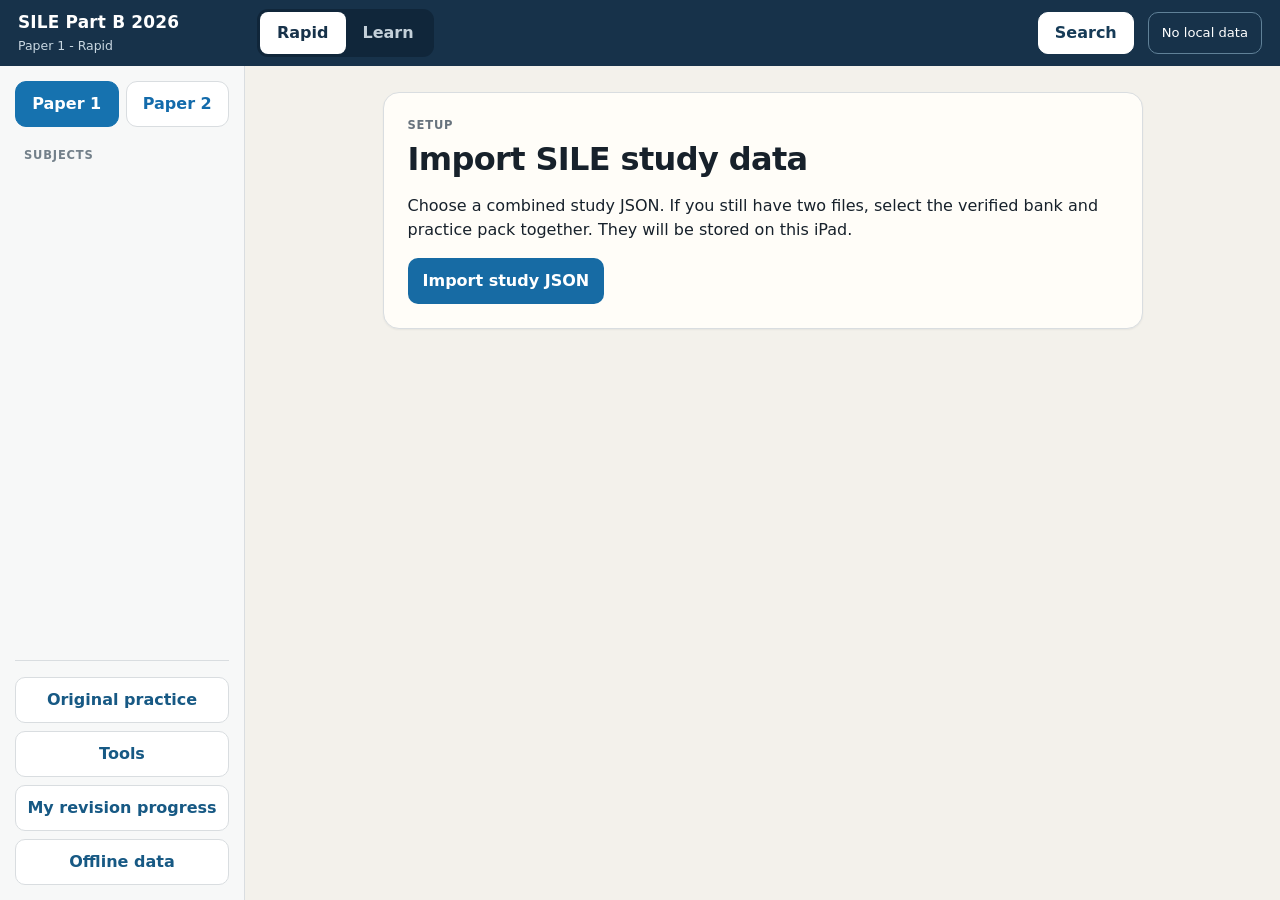
<file: index.html>
<!doctype html>
<html lang="en">
<head>
<meta charset="utf-8">
<meta name="viewport" content="width=device-width,initial-scale=1,viewport-fit=cover">
<meta name="theme-color" content="#17324a">
<meta name="apple-mobile-web-app-capable" content="yes">
<meta name="apple-mobile-web-app-status-bar-style" content="default">
<meta name="apple-mobile-web-app-title" content="SILE 2026">
<link rel="manifest" href="./manifest.webmanifest">
<link rel="apple-touch-icon" sizes="180x180" href="./apple-touch-icon.png">
<link rel="stylesheet" href="styles.css?v=23">
<script>
(function(){
  function save(message){
    try{sessionStorage.setItem('sile_last_startup_error',String(message).slice(0,240))}catch(e){}
  }
  window.addEventListener('error', function(e){save((e.message || 'Script loading error')+(e.filename?' ('+e.filename.split('/').pop()+')':''))});
  window.addEventListener('unhandledrejection', function(e){save('Unhandled rejection: '+String(e.reason && e.reason.message || e.reason))});
})();
</script>
<title>SILE Part B 2026</title>
</head>
<body>
<header class="appHeader">
  <button id="navToggle" class="navToggle" aria-label="Show or hide subject navigation" aria-expanded="false">☰</button>
  <div class="brandBlock">
    <div class="brandTitle">SILE Part B 2026</div>
    <div id="contextLabel" class="brandContext">Offline reference</div>
  </div>
  <div class="modeSwitch" aria-label="Study mode">
    <button data-mode="rapid" class="active">Rapid</button>
    <button data-mode="learn">Learn</button>
  </div>
  <button id="searchBtn" class="headerAction urgentAction">Search</button>
  <button id="statusBtn" class="offlineBadge">No data</button>
</header>

<div class="appShell">
  <aside id="sidebar" class="sidebar">
    <div class="paperSwitch">
      <button data-paper="1" class="active">Paper 1</button>
      <button data-paper="2">Paper 2</button>
    </div>
    <div class="sideLabel">Subjects</div>
    <nav id="subjects" class="subjectNav"></nav>
    <div class="sideFooter">
      <button id="practiceBtn" class="sideUtility">Original practice</button>
      <button id="toolsBtn" class="sideUtility">Tools</button>
      <button id="progressBtn" class="sideUtility">My revision progress</button>
      <button id="dataBtn" class="sideUtility">Offline data</button>
    </div>
  </aside>

  <main class="mainArea">
    <div id="questionBar" class="questionBar" hidden></div>
    <div id="screen" class="screen"></div>
  </main>
</div>

<input id="fileInput" type="file" multiple accept="application/json,.json" hidden>
<div id="toast" class="toast" role="status" aria-live="polite"></div>
<script src="tools-enhancements.js?v=23" defer></script>
<script src="retrieval-enhancements.js?v=25" defer></script>
<script src="study-ux.js?v=23" defer></script>
<script src="app.js?v=24" defer></script>
</body>
</html>
</file>
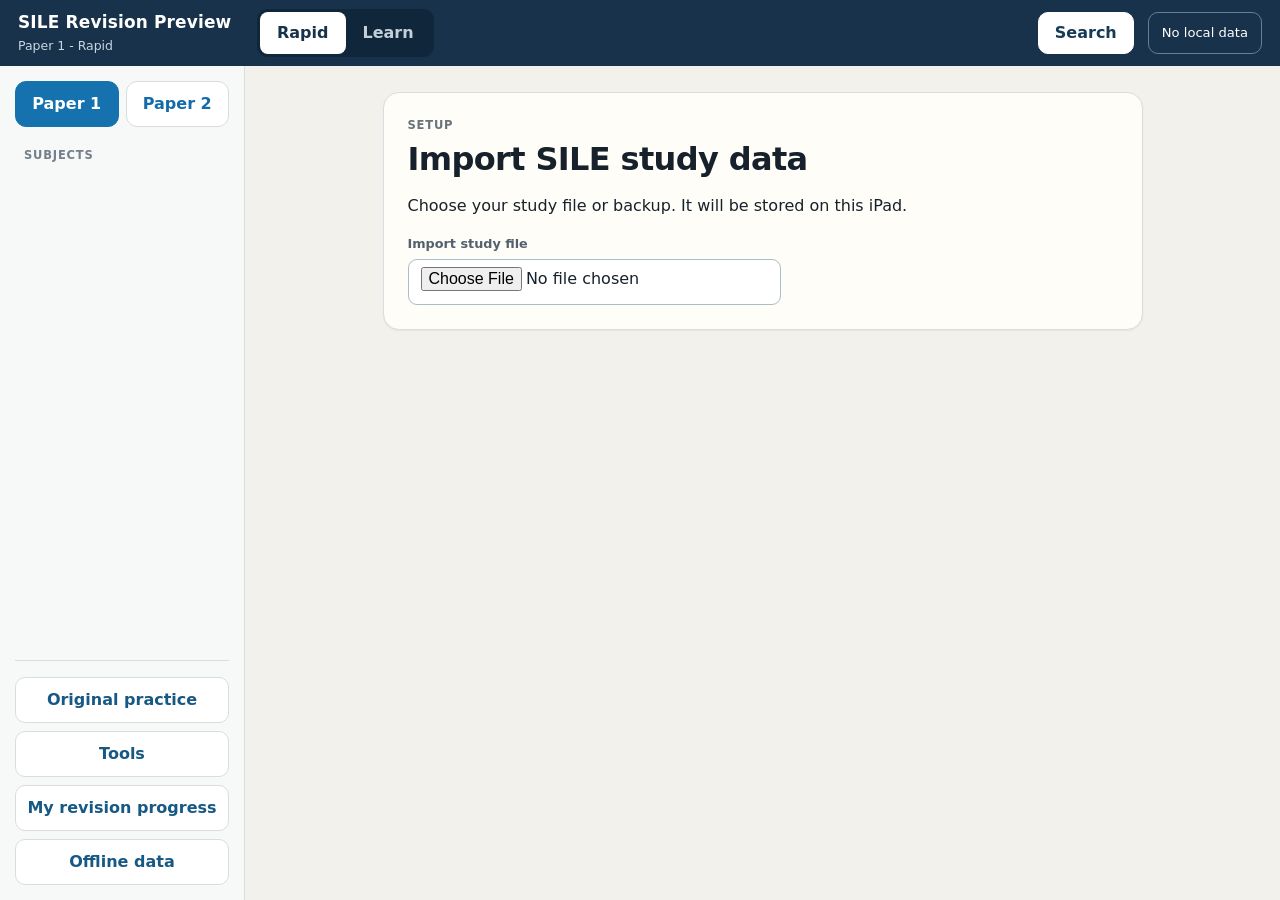
<file: revision-preview/index.html>
<!doctype html>
<html lang="en">
<head>
<meta charset="utf-8">
<meta name="viewport" content="width=device-width,initial-scale=1,viewport-fit=cover">
<meta name="theme-color" content="#17324a">
<meta name="apple-mobile-web-app-capable" content="yes">
<meta name="apple-mobile-web-app-status-bar-style" content="default">
<meta name="apple-mobile-web-app-title" content="SILE Revision Preview">
<link rel="manifest" href="./manifest.webmanifest">
<link rel="apple-touch-icon" sizes="180x180" href="./apple-touch-icon.png">
<link rel="stylesheet" href="styles.css?v=23">
<script>
(function(){
  function save(message){
    try{sessionStorage.setItem('sile_last_startup_error',String(message).slice(0,240))}catch(e){}
  }
  window.addEventListener('error', function(e){save((e.message || 'Script loading error')+(e.filename?' ('+e.filename.split('/').pop()+')':''))});
  window.addEventListener('unhandledrejection', function(e){save('Unhandled rejection: '+String(e.reason && e.reason.message || e.reason))});
})();
</script>
<title>SILE Part B 2026 Revision Preview</title>
</head>
<body>
<header class="appHeader">
  <button id="navToggle" class="navToggle" aria-label="Show or hide subject navigation" aria-expanded="false">☰</button>
  <div class="brandBlock">
    <div class="brandTitle">SILE Revision Preview</div>
    <div id="contextLabel" class="brandContext">Offline reference</div>
  </div>
  <div class="modeSwitch" aria-label="Study mode">
    <button data-mode="rapid" class="active">Rapid</button>
    <button data-mode="learn">Learn</button>
  </div>
  <button id="searchBtn" class="headerAction urgentAction">Search</button>
  <button id="statusBtn" class="offlineBadge">No data</button>
</header>

<div class="appShell">
  <aside id="sidebar" class="sidebar">
    <div class="paperSwitch">
      <button data-paper="1" class="active">Paper 1</button>
      <button data-paper="2">Paper 2</button>
    </div>
    <div class="sideLabel">Subjects</div>
    <nav id="subjects" class="subjectNav"></nav>
    <div class="sideFooter">
      <button id="practiceBtn" class="sideUtility">Original practice</button>
      <button id="toolsBtn" class="sideUtility">Tools</button>
      <button id="progressBtn" class="sideUtility">My revision progress</button>
      <button id="dataBtn" class="sideUtility">Offline data</button>
    </div>
  </aside>

  <main class="mainArea">
    <div id="questionBar" class="questionBar" hidden></div>
    <div id="screen" class="screen"></div>
  </main>
</div>


<div id="toast" class="toast" role="status" aria-live="polite"></div>
<script src="tools-enhancements.js?v=23" defer></script>
<script src="retrieval-enhancements.js?v=25" defer></script>
<script src="study-ux.js?v=23" defer></script>
<script src="app.js?v=28" defer></script>
</body>
</html>
</file>
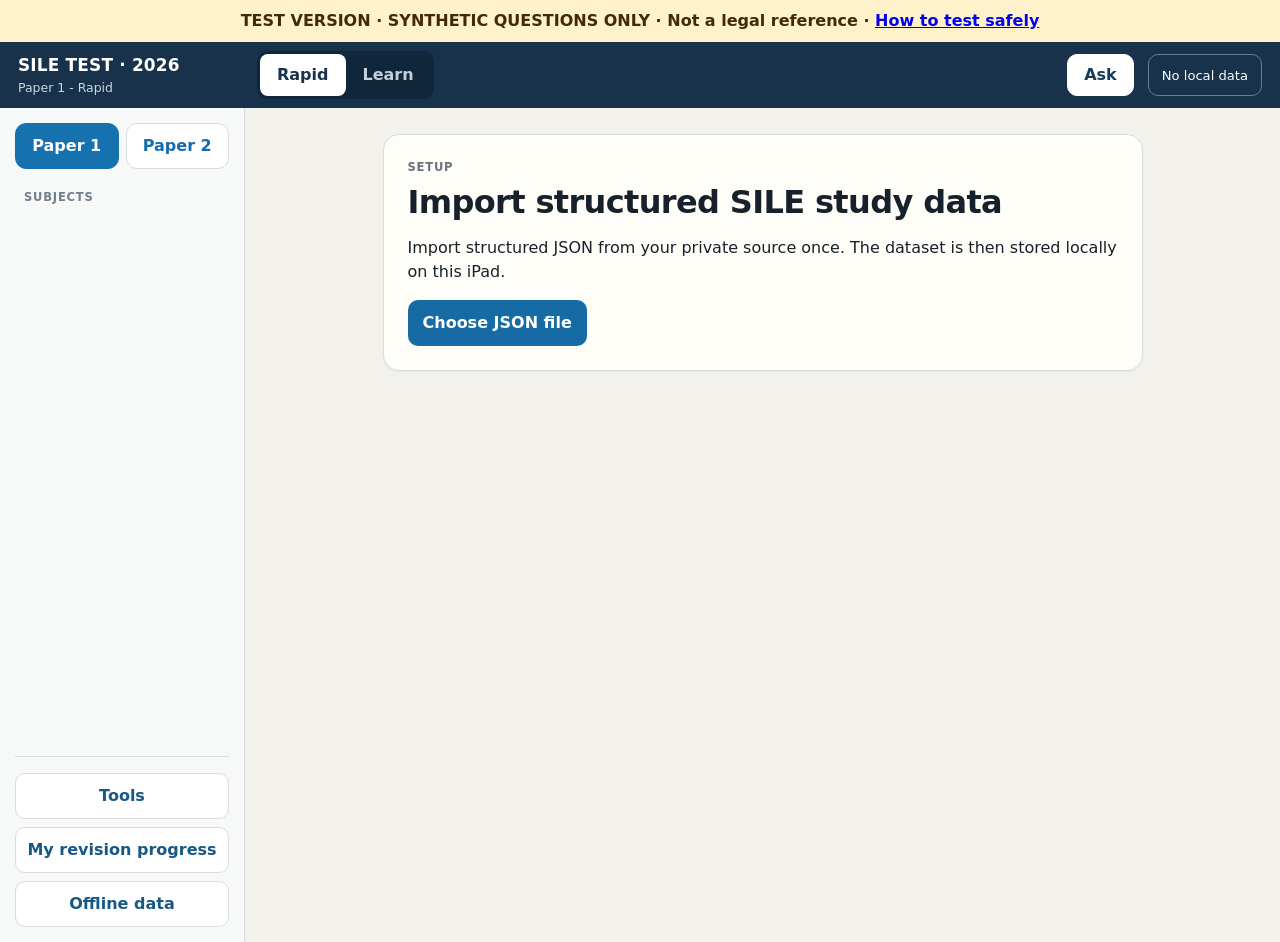
<file: test/index.html>
<!doctype html>
<html lang="en">
<head>
<meta charset="utf-8">
<meta name="viewport" content="width=device-width,initial-scale=1,viewport-fit=cover">
<meta name="theme-color" content="#17324a">
<meta name="apple-mobile-web-app-capable" content="yes">
<meta name="apple-mobile-web-app-status-bar-style" content="default">
<meta name="apple-mobile-web-app-title" content="SILE 2026">
<link rel="manifest" href="./manifest.webmanifest">
<link rel="apple-touch-icon" sizes="180x180" href="../apple-touch-icon.png">
<link rel="stylesheet" href="styles.css">
<script>
(function(){
  function save(message){
    try{sessionStorage.setItem('sile_test_last_startup_error',String(message).slice(0,240))}catch(e){}
  }
  window.addEventListener('error', function(e){save((e.message || 'Script loading error')+(e.filename?' ('+e.filename.split('/').pop()+')':''))});
  window.addEventListener('unhandledrejection', function(e){save('Unhandled rejection: '+String(e.reason && e.reason.message || e.reason))});
})();
</script>
<meta name="robots" content="noindex,nofollow">
<title>SILE TEST · Synthetic Questions Only</title>
</head>
<body>
<div style="background:#fff1c9;color:#432a00;padding:10px 14px;text-align:center;font-weight:700;line-height:1.4" role="note">TEST VERSION · SYNTHETIC QUESTIONS ONLY · Not a legal reference · <a href="./staging-check.html">How to test safely</a></div>
<header class="appHeader">
  <button id="navToggle" class="navToggle" aria-label="Show or hide subject navigation" aria-expanded="false">☰</button>
  <div class="brandBlock">
    <div class="brandTitle">SILE TEST · 2026</div>
    <div id="contextLabel" class="brandContext">Offline reference</div>
  </div>
  <div class="modeSwitch" aria-label="Study mode">
    <button data-mode="rapid" class="active">Rapid</button>
    <button data-mode="learn">Learn</button>
  </div>
  <button id="searchBtn" class="headerAction urgentAction" aria-label="Ask a legal question using local study materials">Ask</button>
  <button id="statusBtn" class="offlineBadge">No data</button>
</header>

<div class="appShell">
  <aside id="sidebar" class="sidebar">
    <div class="paperSwitch">
      <button data-paper="1" class="active">Paper 1</button>
      <button data-paper="2">Paper 2</button>
    </div>
    <div class="sideLabel">Subjects</div>
    <nav id="subjects" class="subjectNav"></nav>
    <div class="sideFooter">
      <button id="toolsBtn" class="sideUtility">Tools</button>
      <button id="progressBtn" class="sideUtility">My revision progress</button>
      <button id="dataBtn" class="sideUtility">Offline data</button>
    </div>
  </aside>

  <main class="mainArea">
    <div id="screen" class="screen"></div>
  </main>
</div>

<input id="fileInput" type="file" accept="application/json,.json" hidden>
<div id="toast" class="toast" role="status" aria-live="polite"></div>
<script src="retrieval-enhancements.js?build=20261123c" defer></script>
<script src="study-ux.js" defer></script>
<script src="app.js?build=20261123c" defer></script>
</body>
</html>
</file>
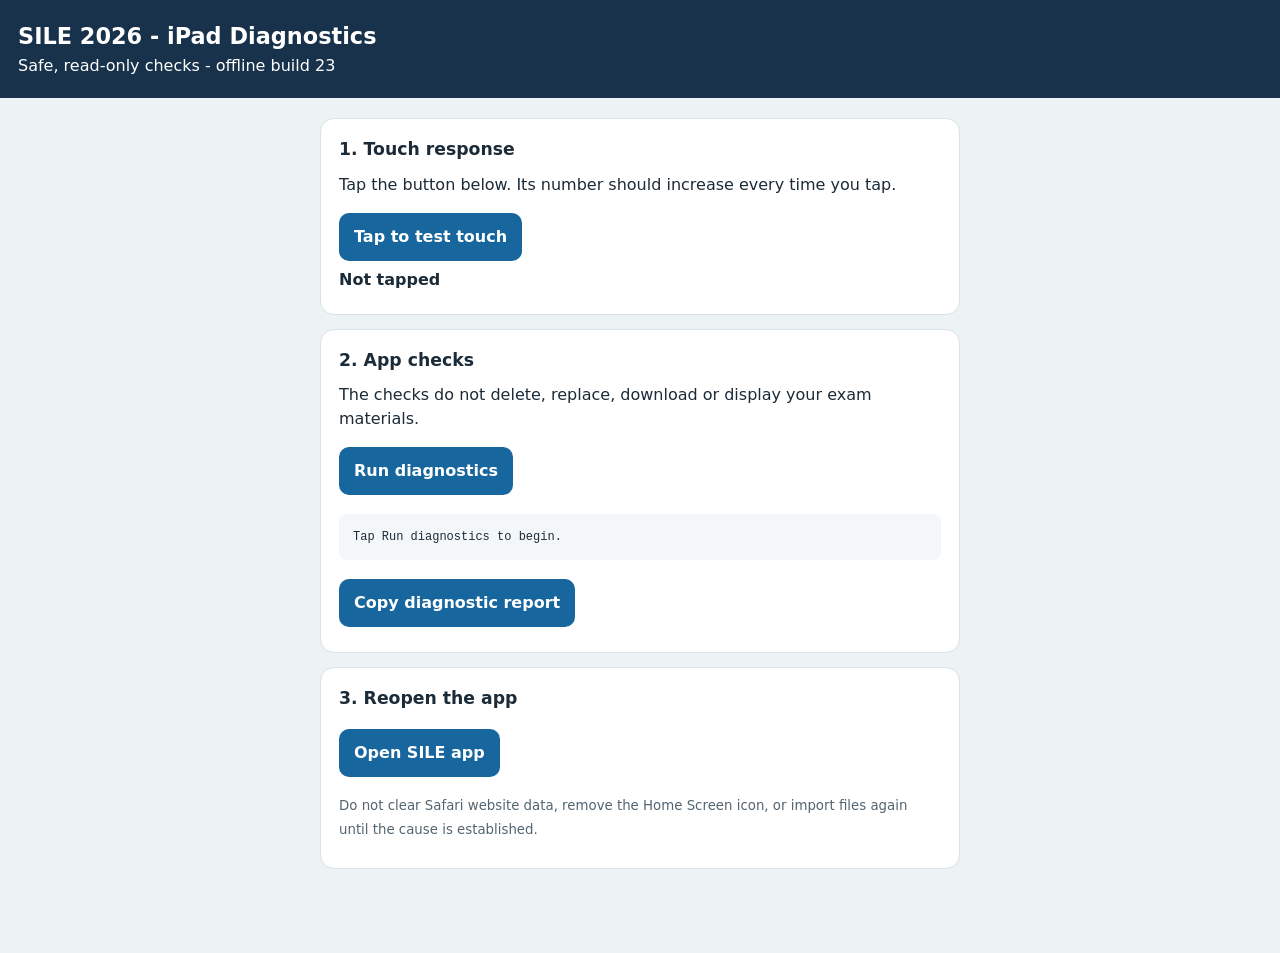
<file: diagnostic.html>
<!doctype html>
<html lang="en">
<head>
<meta charset="utf-8">
<meta name="viewport" content="width=device-width,initial-scale=1,viewport-fit=cover">
<meta name="theme-color" content="#17324a">
<title>SILE 2026 - Diagnostics</title>
<style>
*{box-sizing:border-box}body{margin:0;background:#edf2f5;color:#1b2b38;font:16px/1.5 system-ui,-apple-system,sans-serif}
header{background:#17324a;color:#fff;padding:20px 18px}h1{font-size:1.4rem;margin:0}main{max-width:670px;margin:20px auto;padding:0 15px 50px}
.card{border:1px solid #dae2e7;background:white;border-radius:14px;padding:18px;margin:14px 0}
h2{font-size:1.08rem;margin:0 0 10px}p{margin:9px 0}
button,a.action{display:inline-block;border:0;border-radius:10px;padding:12px 15px;margin:7px 7px 7px 0;background:#17669d;color:white;font:inherit;font-weight:650;text-decoration:none}
button:active{background:#0c4064}#touchStatus{font-weight:700;min-height:28px}pre{white-space:pre-wrap;overflow-wrap:anywhere;background:#f4f7f9;padding:14px;border-radius:8px;font-size:12px}
.ok{color:#226b3d}.fail{color:#a12424}.warn{color:#916014}small{color:#536570}
</style>
</head>
<body>
<header><h1>SILE 2026 - iPad Diagnostics</h1><div>Safe, read-only checks - offline build 23</div></header>
<main>
<div class="card">
<h2>1. Touch response</h2>
<p>Tap the button below. Its number should increase every time you tap.</p>
<button id="touch" type="button">Tap to test touch</button>
<div id="touchStatus">Not tapped</div>
</div>
<div class="card">
<h2>2. App checks</h2>
<p>The checks do not delete, replace, download or display your exam materials.</p>
<button id="run" type="button">Run diagnostics</button>
<pre id="report">Tap Run diagnostics to begin.</pre>
<button id="copy" type="button">Copy diagnostic report</button>
<small id="copyStatus"></small>
</div>
<div class="card">
<h2>3. Reopen the app</h2>
<a class="action" href="./?build=20261123b">Open SILE app</a>
<p><small>Do not clear Safari website data, remove the Home Screen icon, or import files again until the cause is established.</small></p>
</div>
</main>
<script>
(function(){
"use strict";
let taps=0, lastReport="";
const timed=(p,label,ms=7000)=>Promise.race([p,new Promise((_,reject)=>setTimeout(()=>reject(new Error(label+" timed out")),ms))]);
const $=id=>document.getElementById(id);
$("touch").addEventListener("click",()=>{taps++;$("touchStatus").textContent="Touch works - "+taps+" tap(s)";});
async function checkData(){
 if(!("indexedDB" in window))return "NOT SUPPORTED";
 return await new Promise(resolve=>{
  let done=false;const finish=s=>{if(done)return;done=true;resolve(s)};
  let r;
  try{r=indexedDB.open("sile-ipad-stage3",1)}catch(e){finish("ERROR "+e.name);return}
  const timer=setTimeout(()=>finish("TIMEOUT opening IndexedDB"),6500);
  r.onupgradeneeded=()=>{try{r.transaction.abort()}catch(e){}};
  r.onerror=()=>{clearTimeout(timer);finish("ERROR "+(r.error?.name||"unknown"))};
  r.onblocked=()=>{clearTimeout(timer);finish("BLOCKED by another open tab")};
  r.onsuccess=()=>{
   clearTimeout(timer);
   try{
    const db=r.result;
    if(!db.objectStoreNames.contains("kv")){db.close();finish("Database exists; study store unavailable");return}
    const tx=db.transaction("kv","readonly"),st=tx.objectStore("kv");
    let result=[];
    for(const key of ["dataset","study_progress_v1","sile_private_tools_2026_11_08"]){
     const req=st.getKey(key);
     req.onsuccess=()=>result.push(key+": "+(req.result===undefined?"missing":"present"));
     req.onerror=()=>result.push(key+": cannot read");
    }
    tx.oncomplete=()=>{db.close();finish(result.join("; "))};
    tx.onerror=()=>{db.close();finish("ERROR reading stored data")};
   }catch(e){r.result.close();finish("ERROR "+e.name)}
  };
 });
}
async function checkShell(){
 if(!("caches" in window))return "Cache storage unavailable";
 const names=(await timed(caches.keys(),"Cache check")).filter(name=>/^sile-study-v23$/.test(name));
 const app=new URL("app.js?v=23",location.href).href;
 if(!names.length)return "Build 23 shell is not installed";
 const shell=await caches.open(names[0]);
 return (await shell.match(app))?"Build 23 cached.":"Build 23 is missing its app script.";
}
async function run(){
 $("report").textContent="Running checks...";
 const lines=["SILE iPad diagnostic - 23","URL: "+location.origin+location.pathname,"Browser: "+navigator.userAgent,"Touch button: "+taps+" tap(s)"];
 lines.push("Secure context: "+(window.isSecureContext?"yes":"no"));
 lines.push("Service worker support: "+("serviceWorker" in navigator?"yes":"no"));
 if("serviceWorker" in navigator){
  try{
   lines.push("Current controller: "+(navigator.serviceWorker.controller?.scriptURL||"none"));
   const regs=await timed(navigator.serviceWorker.getRegistrations(),"Service worker check");
   lines.push("Service worker registrations: "+regs.map(r=>r.scope).join(", "));
  }catch(e){lines.push("Service worker inspection: "+e.message)}
 }
 if("caches" in window){
  try{lines.push("SILE caches: "+(await timed(caches.keys(),"Cache check")).filter(k=>k.startsWith("sile-")).join(", "))}
  catch(e){lines.push("Cache inspection: "+e.message)}
 }
 lines.push("Offline storage: "+await checkData());
 lines.push("Offline shell: "+await checkShell());
 lines.push("Saved startup error: "+(sessionStorage.getItem("sile_last_startup_error")||"none recorded"));
 lastReport=lines.join("\n");
 $("report").textContent=lastReport;
}
$("run").addEventListener("click",()=>run().catch(e=>$("report").textContent="Diagnostic failed: "+e.message));
$("copy").addEventListener("click",async()=>{
 try{await navigator.clipboard.writeText(lastReport||$("report").textContent);$("copyStatus").textContent="Copied"}
 catch(e){$("copyStatus").textContent="Copy unavailable. Take a screenshot of the report."}
});
})();
</script>
</body>
</html>
</file>
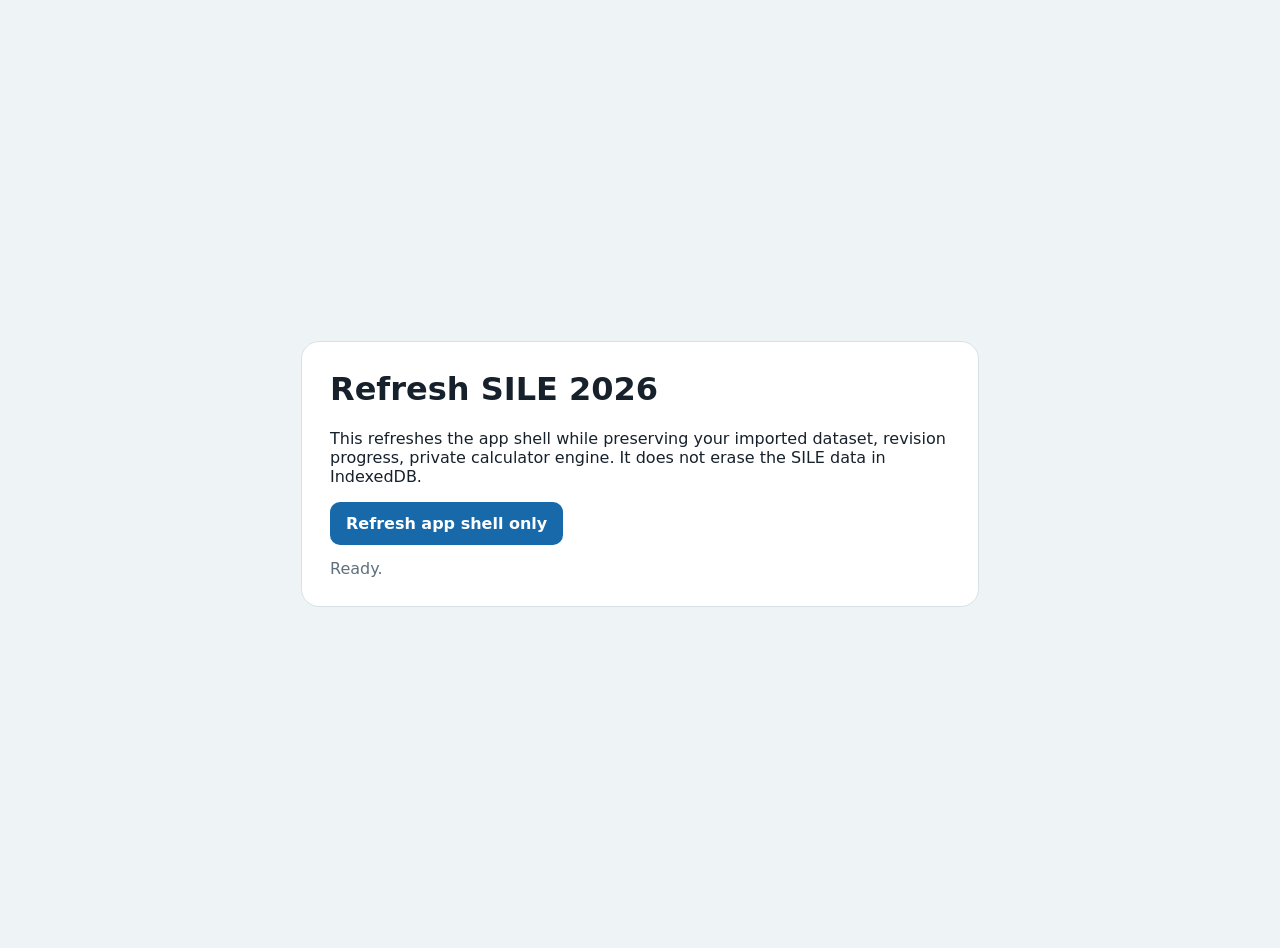
<file: reset.html>
<!doctype html>
<html lang="en">
<head>
<meta charset="utf-8">
<meta name="viewport" content="width=device-width,initial-scale=1,viewport-fit=cover">
<meta name="theme-color" content="#15324a">
<title>Reset SILE App Cache</title>
<style>
body{font-family:system-ui,-apple-system,"Segoe UI",sans-serif;margin:0;background:#eef3f6;color:#17212b;display:grid;place-items:center;min-height:100vh;padding:24px}
.card{max-width:620px;background:#fff;border:1px solid #d8e1e7;border-radius:18px;padding:28px}
h1{margin-top:0}button{font:inherit;background:#1769aa;color:white;border:0;border-radius:10px;padding:12px 16px;font-weight:700}
#status{margin-top:14px;color:#5f6f7d}
</style>
</head>
<body>
<div class="card">
<h1>Refresh SILE 2026</h1>
<p>This refreshes the app shell while preserving your imported dataset, revision progress, private calculator engine. It does not erase the SILE data in IndexedDB.</p>
<button id="reset">Refresh app shell only</button>
<div id="status">Ready.</div>
</div>
<script>
const s=document.getElementById("status");
document.getElementById("reset").onclick=async()=>{
  try{
    if(!navigator.onLine){s.textContent="Connect to the internet before refreshing the app shell.";return;}
    const check=await fetch("sw.js",{cache:"no-store"});
    if(!check.ok){s.textContent="The replacement shell is unavailable. Try again while connected.";return;}
    s.textContent="Removing old service worker and cached shell…";
    if("serviceWorker"in navigator){
      const regs=await navigator.serviceWorker.getRegistrations();
      await Promise.all(regs.filter(r=>r.scope.includes("/sile-ipad-reference/")).map(r=>r.unregister()));
    }
    if("caches"in window){
      const keys=await caches.keys();
      await Promise.all(keys.filter(k=>/^(?:sile-study-v|sile-stage3-v|sile-shell-v)/.test(k)).map(k=>caches.delete(k)));
    }
    s.textContent="Reset complete. Opening current SILE build…";
    setTimeout(()=>location.replace("./?fresh="+Date.now()),500);
  }catch(e){s.textContent="Reset failed: "+e.message}
};
</script>
</body>
</html>
</file>
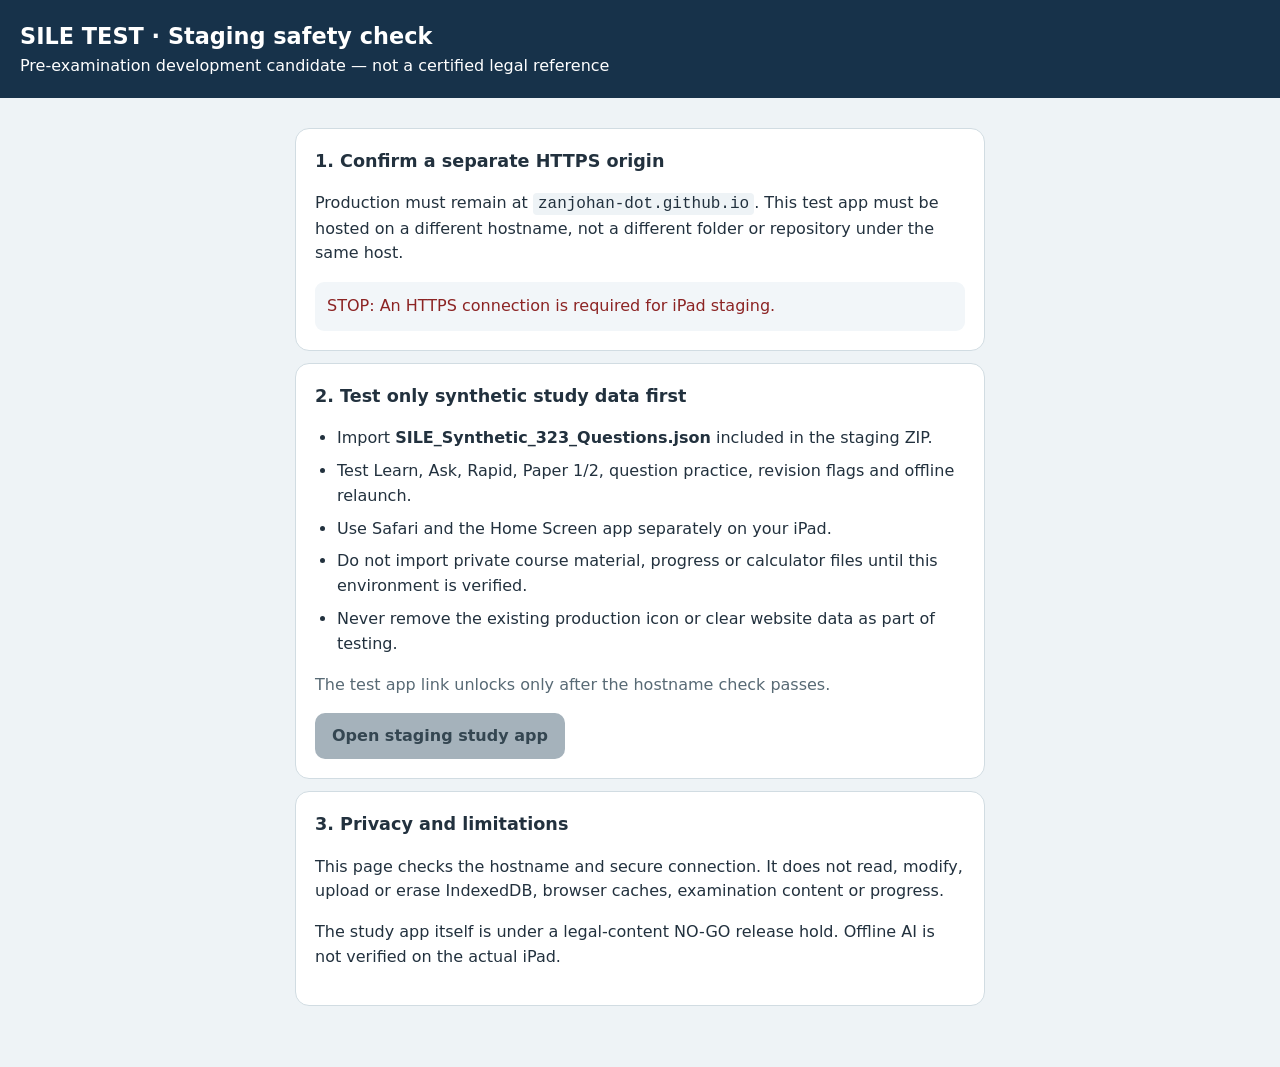
<file: staging-check.html>
<!doctype html>
<html lang="en">
<head>
<meta charset="utf-8">
<meta name="viewport" content="width=device-width,initial-scale=1,viewport-fit=cover">
<meta name="theme-color" content="#17324a">
<title>SILE TEST — Staging Safety Check</title>
<style>
:root{font:16px/1.55 -apple-system,BlinkMacSystemFont,"Segoe UI",system-ui,sans-serif;color:#22313e;background:#eef3f6}
*{box-sizing:border-box}body{margin:0}header{background:#17324a;color:white;padding:19px 20px}h1{margin:0;font-size:1.4rem}
main{max-width:720px;margin:auto;padding:18px 15px 50px}
.card{background:white;border:1px solid #d1dce2;border-radius:14px;padding:19px;margin:12px 0}
h2{font-size:1.1rem;margin:0 0 12px}button,a.link{display:inline-block;min-height:46px;border:0;border-radius:10px;background:#19699e;color:white;padding:10px 17px;text-decoration:none;font:inherit;font-weight:700}
button:disabled{background:#a5b2bb;color:#344651}code{overflow-wrap:anywhere;background:#eef3f6;padding:2px 5px;border-radius:4px}
.notice{font-weight:700}ul{padding-left:22px}li{margin:8px 0}
#result{padding:12px;border-radius:9px;background:#f2f6f9}
.danger{color:#8c2424}.good{color:#165a34}.muted{color:#586a75}
</style>
</head>
<body>
<header><h1>SILE TEST · Staging safety check</h1><div>Pre-examination development candidate — not a certified legal reference</div></header>
<main>
<section class="card">
<h2>1. Confirm a separate HTTPS origin</h2>
<p>Production must remain at <code>zanjohan-dot.github.io</code>. This test app must be hosted on a different hostname, not a different folder or repository under the same host.</p>
<div id="result" role="status" aria-live="polite">Checking this site…</div>
</section>
<section class="card">
<h2>2. Test only synthetic study data first</h2>
<ul>
<li>Import <strong>SILE_Synthetic_323_Questions.json</strong> included in the staging ZIP.</li>
<li>Test Learn, Ask, Rapid, Paper 1/2, question practice, revision flags and offline relaunch.</li>
<li>Use Safari and the Home Screen app separately on your iPad.</li>
<li>Do not import private course material, progress or calculator files until this environment is verified.</li>
<li>Never remove the existing production icon or clear website data as part of testing.</li>
</ul>
<p id="openInfo" class="muted">The test app link unlocks only after the hostname check passes.</p>
<button type="button" id="openApp" disabled>Open staging study app</button>
</section>
<section class="card">
<h2>3. Privacy and limitations</h2>
<p>This page checks the hostname and secure connection. It does not read, modify, upload or erase IndexedDB, browser caches, examination content or progress.</p>
<p>The study app itself is under a legal-content NO-GO release hold. Offline AI is not verified on the actual iPad.</p>
</section>
</main>
<script>
(function(){
"use strict";
const root=document.getElementById("result"),button=document.getElementById("openApp"),info=document.getElementById("openInfo");
const host=location.hostname.toLowerCase(),secure=location.protocol==="https:";
const production=host==="zanjohan-dot.github.io",local=host==="localhost"||host==="127.0.0.1";
if(production){
 root.className="danger";root.textContent="STOP: This is the production GitHub Pages origin. Do not test or import staging data on this hostname.";
}else if(!secure&&!local){
 root.className="danger";root.textContent="STOP: An HTTPS connection is required for iPad staging.";
}else{
 root.className="good";root.textContent="Staging hostname check passed: "+location.origin+(local?" (local developer test only)":".");
 info.textContent="The hostname is distinct from production. Use only the synthetic dataset for the initial test.";
 button.disabled=false;
 button.onclick=()=>{location.href="./"};
}
})();
</script>
</body>
</html>
</file>
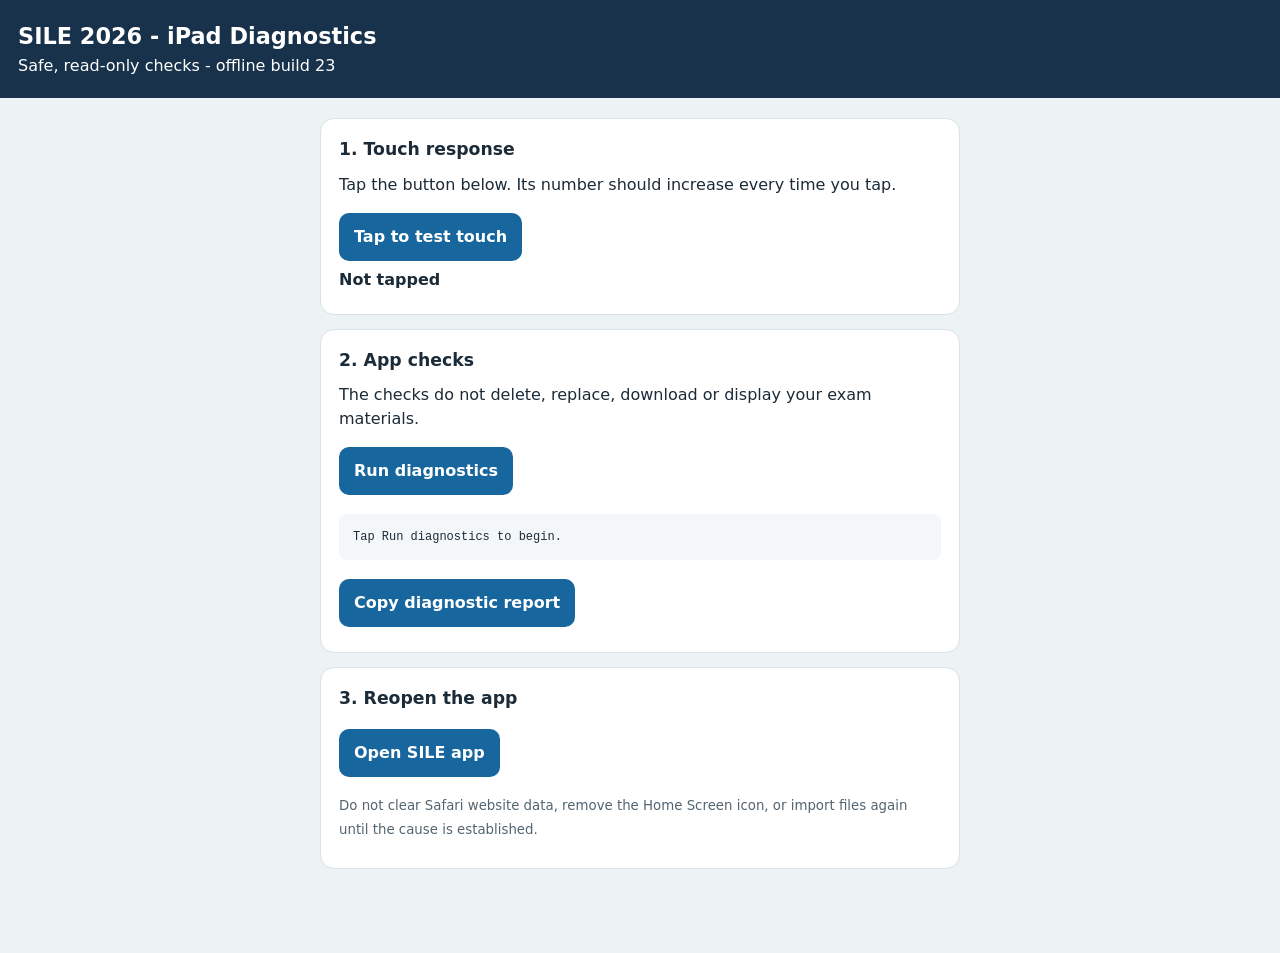
<file: revision-preview/diagnostic.html>
<!doctype html>
<html lang="en">
<head>
<meta charset="utf-8">
<meta name="viewport" content="width=device-width,initial-scale=1,viewport-fit=cover">
<meta name="theme-color" content="#17324a">
<title>SILE 2026 - Diagnostics</title>
<style>
*{box-sizing:border-box}body{margin:0;background:#edf2f5;color:#1b2b38;font:16px/1.5 system-ui,-apple-system,sans-serif}
header{background:#17324a;color:#fff;padding:20px 18px}h1{font-size:1.4rem;margin:0}main{max-width:670px;margin:20px auto;padding:0 15px 50px}
.card{border:1px solid #dae2e7;background:white;border-radius:14px;padding:18px;margin:14px 0}
h2{font-size:1.08rem;margin:0 0 10px}p{margin:9px 0}
button,a.action{display:inline-block;border:0;border-radius:10px;padding:12px 15px;margin:7px 7px 7px 0;background:#17669d;color:white;font:inherit;font-weight:650;text-decoration:none}
button:active{background:#0c4064}#touchStatus{font-weight:700;min-height:28px}pre{white-space:pre-wrap;overflow-wrap:anywhere;background:#f4f7f9;padding:14px;border-radius:8px;font-size:12px}
.ok{color:#226b3d}.fail{color:#a12424}.warn{color:#916014}small{color:#536570}
</style>
</head>
<body>
<header><h1>SILE 2026 - iPad Diagnostics</h1><div>Safe, read-only checks - offline build 23</div></header>
<main>
<div class="card">
<h2>1. Touch response</h2>
<p>Tap the button below. Its number should increase every time you tap.</p>
<button id="touch" type="button">Tap to test touch</button>
<div id="touchStatus">Not tapped</div>
</div>
<div class="card">
<h2>2. App checks</h2>
<p>The checks do not delete, replace, download or display your exam materials.</p>
<button id="run" type="button">Run diagnostics</button>
<pre id="report">Tap Run diagnostics to begin.</pre>
<button id="copy" type="button">Copy diagnostic report</button>
<small id="copyStatus"></small>
</div>
<div class="card">
<h2>3. Reopen the app</h2>
<a class="action" href="./?build=20261123b">Open SILE app</a>
<p><small>Do not clear Safari website data, remove the Home Screen icon, or import files again until the cause is established.</small></p>
</div>
</main>
<script>
(function(){
"use strict";
let taps=0, lastReport="";
const timed=(p,label,ms=7000)=>Promise.race([p,new Promise((_,reject)=>setTimeout(()=>reject(new Error(label+" timed out")),ms))]);
const $=id=>document.getElementById(id);
$("touch").addEventListener("click",()=>{taps++;$("touchStatus").textContent="Touch works - "+taps+" tap(s)";});
async function checkData(){
 if(!("indexedDB" in window))return "NOT SUPPORTED";
 return await new Promise(resolve=>{
  let done=false;const finish=s=>{if(done)return;done=true;resolve(s)};
  let r;
  try{r=indexedDB.open("sile-ipad-revision-preview-v1",1)}catch(e){finish("ERROR "+e.name);return}
  const timer=setTimeout(()=>finish("TIMEOUT opening IndexedDB"),6500);
  r.onupgradeneeded=()=>{try{r.transaction.abort()}catch(e){}};
  r.onerror=()=>{clearTimeout(timer);finish("ERROR "+(r.error?.name||"unknown"))};
  r.onblocked=()=>{clearTimeout(timer);finish("BLOCKED by another open tab")};
  r.onsuccess=()=>{
   clearTimeout(timer);
   try{
    const db=r.result;
    if(!db.objectStoreNames.contains("kv")){db.close();finish("Database exists; study store unavailable");return}
    const tx=db.transaction("kv","readonly"),st=tx.objectStore("kv");
    let result=[];
    for(const key of ["dataset","study_progress_v1","sile_private_tools_2026_11_08"]){
     const req=st.getKey(key);
     req.onsuccess=()=>result.push(key+": "+(req.result===undefined?"missing":"present"));
     req.onerror=()=>result.push(key+": cannot read");
    }
    tx.oncomplete=()=>{db.close();finish(result.join("; "))};
    tx.onerror=()=>{db.close();finish("ERROR reading stored data")};
   }catch(e){r.result.close();finish("ERROR "+e.name)}
  };
 });
}
async function checkShell(){
 if(!("caches" in window))return "Cache storage unavailable";
 const names=(await timed(caches.keys(),"Cache check")).filter(name=>/^sile-revision-preview-shell-v23$/.test(name));
 const app=new URL("app.js?v=23",location.href).href;
 if(!names.length)return "Build 23 shell is not installed";
 const shell=await caches.open(names[0]);
 return (await shell.match(app))?"Build 23 cached.":"Build 23 is missing its app script.";
}
async function run(){
 $("report").textContent="Running checks...";
 const lines=["SILE iPad diagnostic - 23","URL: "+location.origin+location.pathname,"Browser: "+navigator.userAgent,"Touch button: "+taps+" tap(s)"];
 lines.push("Secure context: "+(window.isSecureContext?"yes":"no"));
 lines.push("Service worker support: "+("serviceWorker" in navigator?"yes":"no"));
 if("serviceWorker" in navigator){
  try{
   lines.push("Current controller: "+(navigator.serviceWorker.controller?.scriptURL||"none"));
   const regs=await timed(navigator.serviceWorker.getRegistrations(),"Service worker check");
   lines.push("Service worker registrations: "+regs.map(r=>r.scope).join(", "));
  }catch(e){lines.push("Service worker inspection: "+e.message)}
 }
 if("caches" in window){
  try{lines.push("SILE caches: "+(await timed(caches.keys(),"Cache check")).filter(k=>k.startsWith("sile-")).join(", "))}
  catch(e){lines.push("Cache inspection: "+e.message)}
 }
 lines.push("Offline storage: "+await checkData());
 lines.push("Offline shell: "+await checkShell());
 lines.push("Saved startup error: "+(sessionStorage.getItem("sile_last_startup_error")||"none recorded"));
 lastReport=lines.join("\n");
 $("report").textContent=lastReport;
}
$("run").addEventListener("click",()=>run().catch(e=>$("report").textContent="Diagnostic failed: "+e.message));
$("copy").addEventListener("click",async()=>{
 try{await navigator.clipboard.writeText(lastReport||$("report").textContent);$("copyStatus").textContent="Copied"}
 catch(e){$("copyStatus").textContent="Copy unavailable. Take a screenshot of the report."}
});
})();
</script>
</body>
</html>
</file>
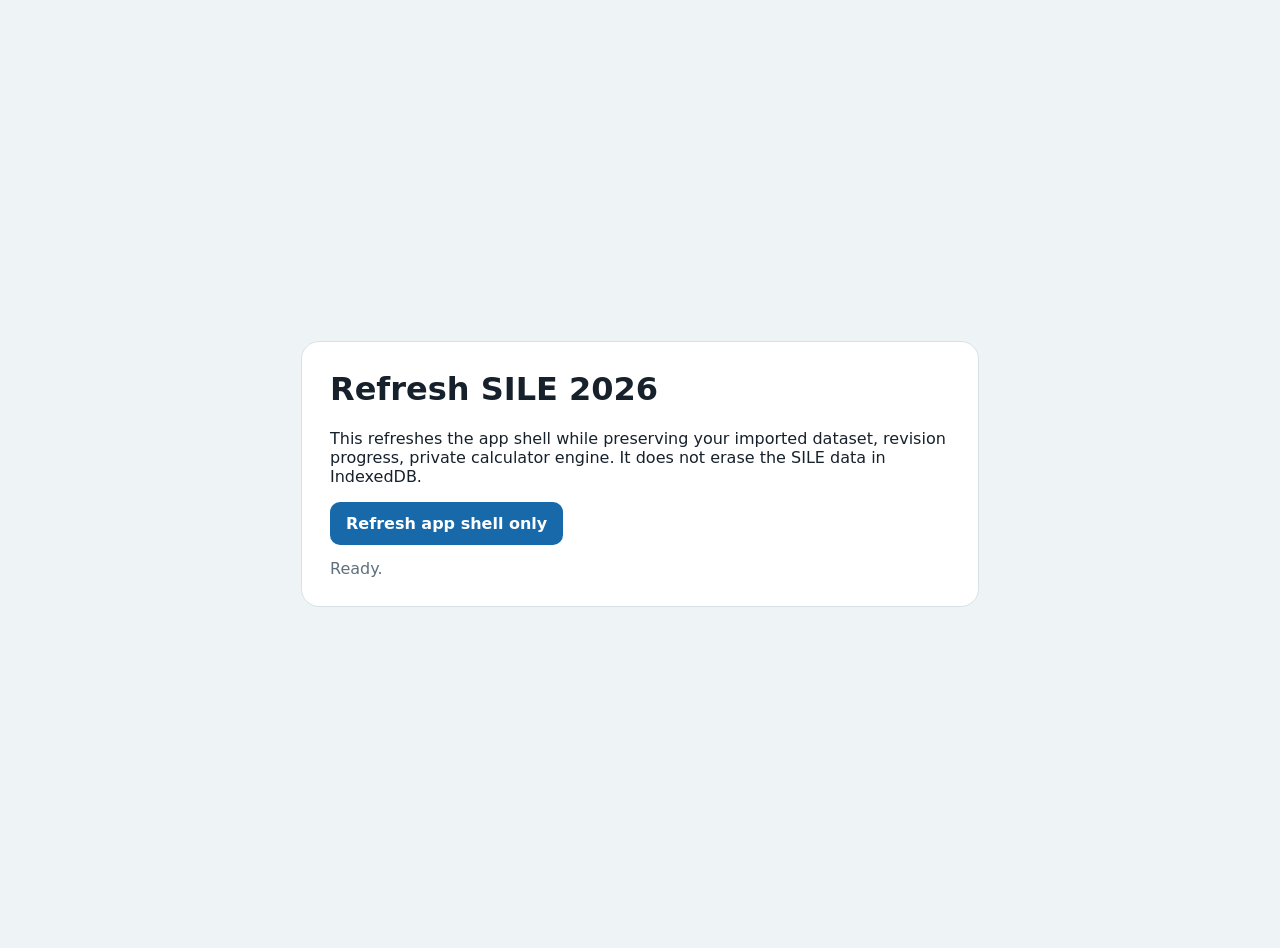
<file: revision-preview/reset.html>
<!doctype html>
<html lang="en">
<head>
<meta charset="utf-8">
<meta name="viewport" content="width=device-width,initial-scale=1,viewport-fit=cover">
<meta name="theme-color" content="#15324a">
<title>Reset SILE App Cache</title>
<style>
body{font-family:system-ui,-apple-system,"Segoe UI",sans-serif;margin:0;background:#eef3f6;color:#17212b;display:grid;place-items:center;min-height:100vh;padding:24px}
.card{max-width:620px;background:#fff;border:1px solid #d8e1e7;border-radius:18px;padding:28px}
h1{margin-top:0}button{font:inherit;background:#1769aa;color:white;border:0;border-radius:10px;padding:12px 16px;font-weight:700}
#status{margin-top:14px;color:#5f6f7d}
</style>
</head>
<body>
<div class="card">
<h1>Refresh SILE 2026</h1>
<p>This refreshes the app shell while preserving your imported dataset, revision progress, private calculator engine. It does not erase the SILE data in IndexedDB.</p>
<button id="reset">Refresh app shell only</button>
<div id="status">Ready.</div>
</div>
<script>
const s=document.getElementById("status");
document.getElementById("reset").onclick=async()=>{
  try{
    if(!navigator.onLine){s.textContent="Connect to the internet before refreshing the app shell.";return;}
    const check=await fetch("sw.js",{cache:"no-store"});
    if(!check.ok){s.textContent="The replacement shell is unavailable. Try again while connected.";return;}
    s.textContent="Removing old service worker and cached shell…";
    if("serviceWorker"in navigator){
      const regs=await navigator.serviceWorker.getRegistrations();
      await Promise.all(regs.filter(r=>r.scope === new URL("./", location.href).href).map(r=>r.unregister()));
    }
    if("caches"in window){
      const keys=await caches.keys();
      await Promise.all(keys.filter(k=>/^sile-revision-preview-shell-v/.test(k)).map(k=>caches.delete(k)));
    }
    s.textContent="Reset complete. Opening current SILE build…";
    setTimeout(()=>location.replace("./?fresh="+Date.now()),500);
  }catch(e){s.textContent="Reset failed: "+e.message}
};
</script>
</body>
</html>
</file>
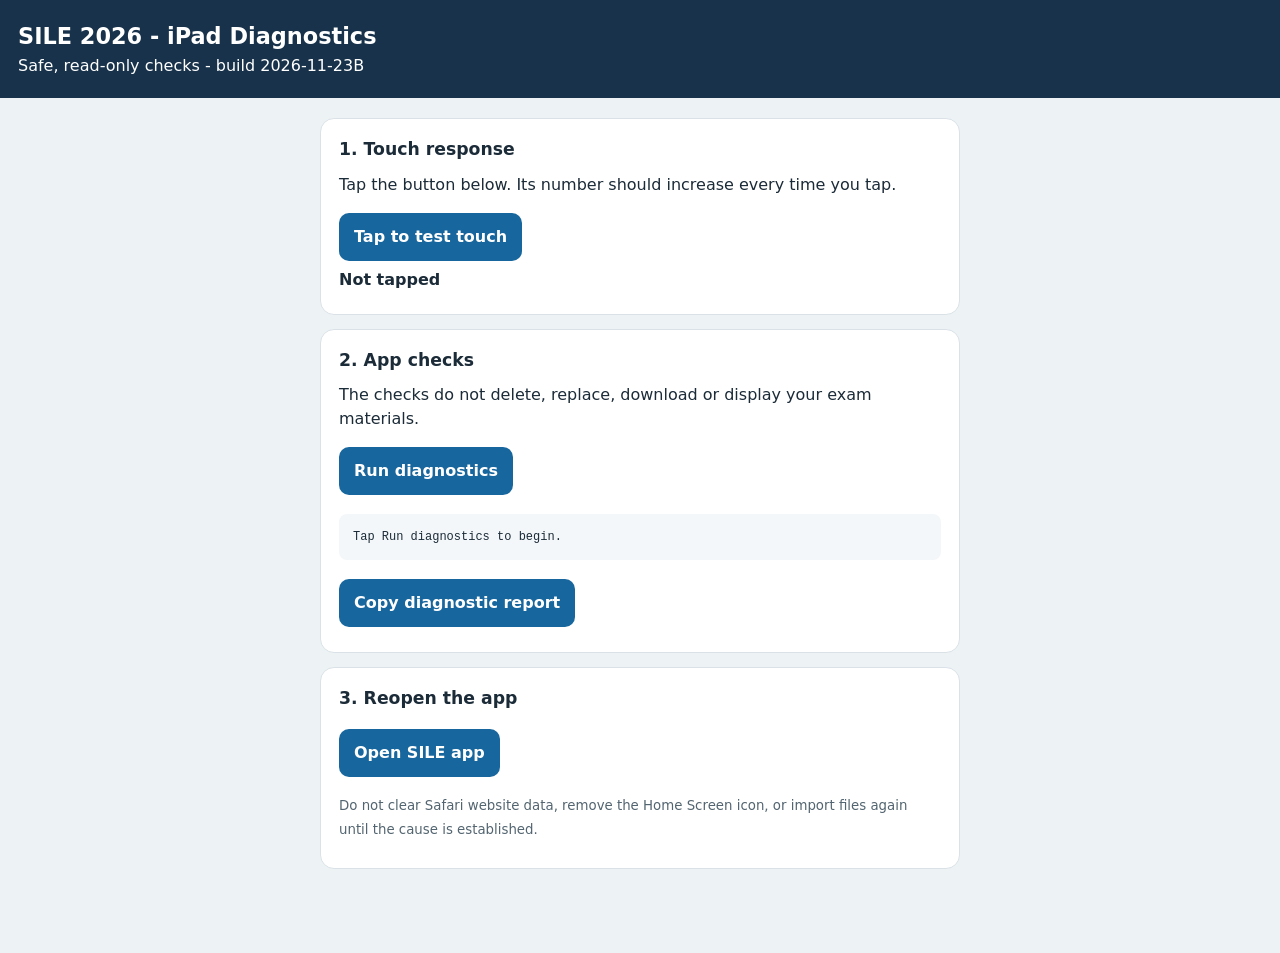
<file: test/diagnostic.html>
<!doctype html>
<html lang="en">
<head>
<meta charset="utf-8">
<meta name="viewport" content="width=device-width,initial-scale=1,viewport-fit=cover">
<meta name="theme-color" content="#17324a">
<title>SILE TEST - Diagnostics</title>
<style>
*{box-sizing:border-box}body{margin:0;background:#edf2f5;color:#1b2b38;font:16px/1.5 system-ui,-apple-system,sans-serif}
header{background:#17324a;color:#fff;padding:20px 18px}h1{font-size:1.4rem;margin:0}main{max-width:670px;margin:20px auto;padding:0 15px 50px}
.card{border:1px solid #dae2e7;background:white;border-radius:14px;padding:18px;margin:14px 0}
h2{font-size:1.08rem;margin:0 0 10px}p{margin:9px 0}
button,a.action{display:inline-block;border:0;border-radius:10px;padding:12px 15px;margin:7px 7px 7px 0;background:#17669d;color:white;font:inherit;font-weight:650;text-decoration:none}
button:active{background:#0c4064}#touchStatus{font-weight:700;min-height:28px}pre{white-space:pre-wrap;overflow-wrap:anywhere;background:#f4f7f9;padding:14px;border-radius:8px;font-size:12px}
.ok{color:#226b3d}.fail{color:#a12424}.warn{color:#916014}small{color:#536570}
</style>
</head>
<body>
<header><h1>SILE 2026 - iPad Diagnostics</h1><div>Safe, read-only checks - build 2026-11-23B</div></header>
<main>
<div class="card">
<h2>1. Touch response</h2>
<p>Tap the button below. Its number should increase every time you tap.</p>
<button id="touch" type="button">Tap to test touch</button>
<div id="touchStatus">Not tapped</div>
</div>
<div class="card">
<h2>2. App checks</h2>
<p>The checks do not delete, replace, download or display your exam materials.</p>
<button id="run" type="button">Run diagnostics</button>
<pre id="report">Tap Run diagnostics to begin.</pre>
<button id="copy" type="button">Copy diagnostic report</button>
<small id="copyStatus"></small>
</div>
<div class="card">
<h2>3. Reopen the app</h2>
<a class="action" href="./?build=20261123b">Open SILE app</a>
<p><small>Do not clear Safari website data, remove the Home Screen icon, or import files again until the cause is established.</small></p>
</div>
</main>
<script>
(function(){
"use strict";
let taps=0, lastReport="";
const timed=(p,label,ms=7000)=>Promise.race([p,new Promise((_,reject)=>setTimeout(()=>reject(new Error(label+" timed out")),ms))]);
const $=id=>document.getElementById(id);
$("touch").addEventListener("click",()=>{taps++;$("touchStatus").textContent="Touch works - "+taps+" tap(s)";});
async function checkData(){
 if(!("indexedDB" in window))return "NOT SUPPORTED";
 return await new Promise(resolve=>{
  let done=false;const finish=s=>{if(done)return;done=true;resolve(s)};
  let r;
  try{r=indexedDB.open("sile-ipad-test-v1",1)}catch(e){finish("ERROR "+e.name);return}
  const timer=setTimeout(()=>finish("TIMEOUT opening IndexedDB"),6500);
  r.onupgradeneeded=()=>{try{r.transaction.abort()}catch(e){}};
  r.onerror=()=>{clearTimeout(timer);finish("ERROR "+(r.error?.name||"unknown"))};
  r.onblocked=()=>{clearTimeout(timer);finish("BLOCKED by another open tab")};
  r.onsuccess=()=>{
   clearTimeout(timer);
   try{
    const db=r.result;
    if(!db.objectStoreNames.contains("kv")){db.close();finish("Database exists; study store unavailable");return}
    const tx=db.transaction("kv","readonly"),st=tx.objectStore("kv");
    let result=[];
    for(const key of ["dataset","study_progress_v1","sile_private_tools_2026_11_08"]){
     const req=st.getKey(key);
     req.onsuccess=()=>result.push(key+": "+(req.result===undefined?"missing":"present"));
     req.onerror=()=>result.push(key+": cannot read");
    }
    tx.oncomplete=()=>{db.close();finish(result.join("; "))};
    tx.onerror=()=>{db.close();finish("ERROR reading stored data")};
   }catch(e){r.result.close();finish("ERROR "+e.name)}
  };
 });
}
async function checkFile(path){
 try{
  const r=await timed(fetch("./"+path+"?diag="+Date.now(),{cache:"no-store"}),"File request");
  if(!r.ok)return "HTTP "+r.status;
  const t=await timed(r.text(),"File response");
  if(path==="app.js") return "HTTP 200; "+t.length+" chars; new startup: "+(t.includes("window.SILE_APP_READY = true")?"yes":"NO");
  if(path==="sw.js") return "HTTP 200; "+(t.match(/sile-test-shell-v[0-9]+/)||["unknown"])[0];
  return "HTTP 200; "+t.length+" chars";
 }catch(e){return "ERROR "+e.name+": "+e.message}
}
async function run(){
 $("report").textContent="Running checks...";
 const lines=["SILE iPad diagnostic - 2026-11-23B","URL: "+location.origin+location.pathname,"Browser: "+navigator.userAgent,"Touch button: "+taps+" tap(s)"];
 lines.push("Secure context: "+(window.isSecureContext?"yes":"no"));
 lines.push("Service worker support: "+("serviceWorker" in navigator?"yes":"no"));
 if("serviceWorker" in navigator){
  try{
   lines.push("Current controller: "+(navigator.serviceWorker.controller?.scriptURL||"none"));
   const regs=await timed(navigator.serviceWorker.getRegistrations(),"Service worker check");
   lines.push("Service worker registrations: "+regs.map(r=>r.scope).join(", "));
  }catch(e){lines.push("Service worker inspection: "+e.message)}
 }
 if("caches" in window){
  try{lines.push("SILE caches: "+(await timed(caches.keys(),"Cache check")).filter(k=>k.startsWith("sile-test-")).join(", "))}
  catch(e){lines.push("Cache inspection: "+e.message)}
 }
 lines.push("Offline storage: "+await checkData());
 lines.push("App JS: "+await checkFile("app.js"));
 lines.push("Service worker JS: "+await checkFile("sw.js"));
 lines.push("Saved startup error: "+(sessionStorage.getItem("sile_test_last_startup_error")||"none recorded"));
 lastReport=lines.join("\n");
 $("report").textContent=lastReport;
}
$("run").addEventListener("click",()=>run().catch(e=>$("report").textContent="Diagnostic failed: "+e.message));
$("copy").addEventListener("click",async()=>{
 try{await navigator.clipboard.writeText(lastReport||$("report").textContent);$("copyStatus").textContent="Copied"}
 catch(e){$("copyStatus").textContent="Copy unavailable. Take a screenshot of the report."}
});
})();
</script>
</body>
</html>
</file>
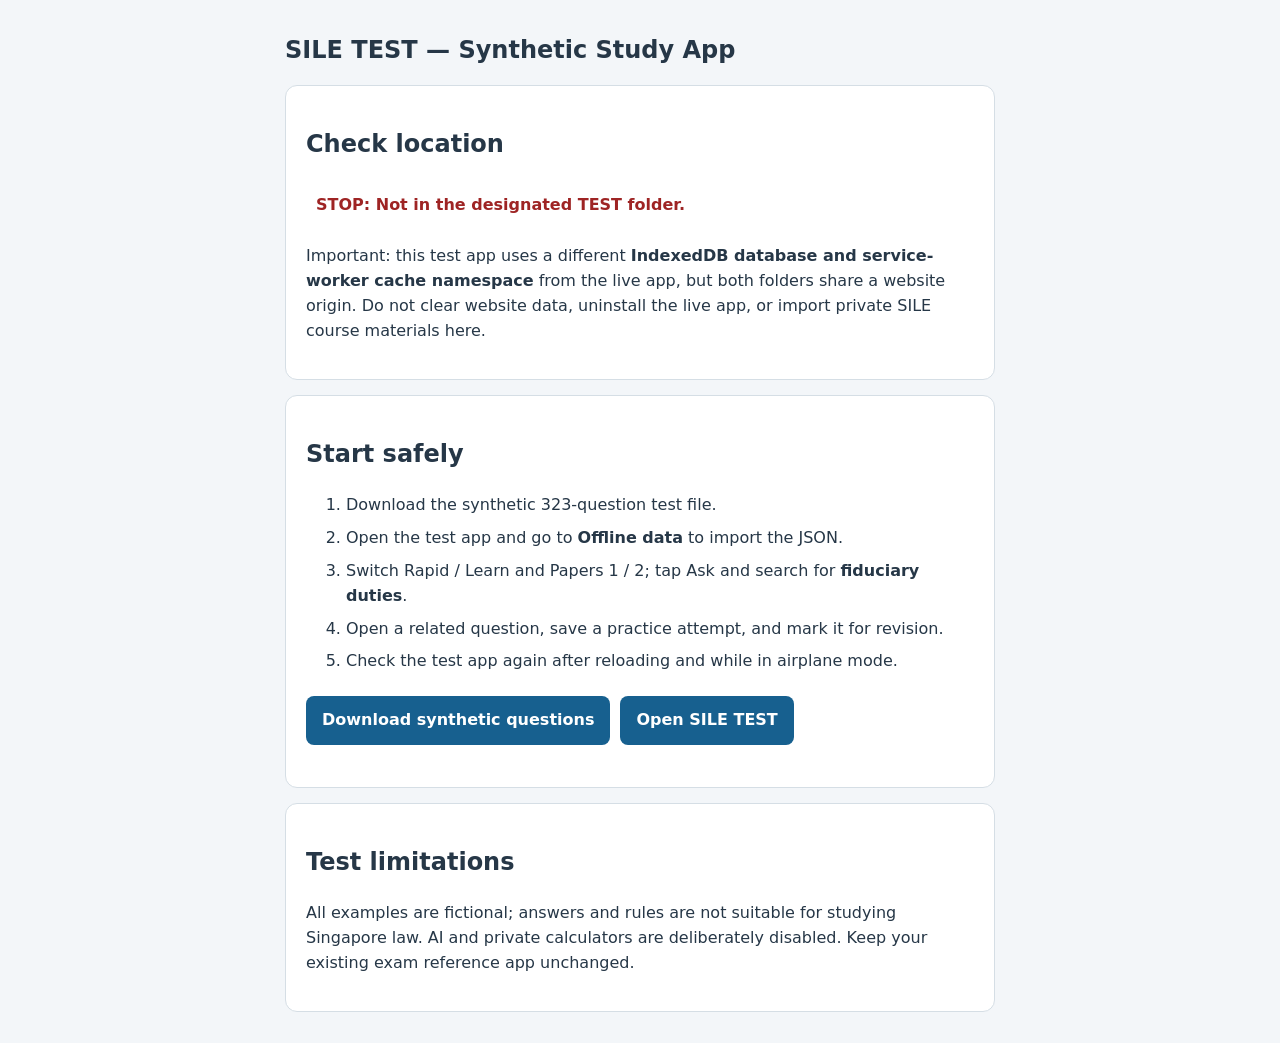
<file: test/staging-check.html>
<!doctype html>
<html lang="en"><head><meta charset="utf-8"><meta name="viewport" content="width=device-width,initial-scale=1,viewport-fit=cover">
<title>SILE TEST — Instructions</title><meta name="robots" content="noindex,nofollow">
<style>body{font:16px/1.55 system-ui,-apple-system,sans-serif;max-width:710px;margin:0 auto;padding:16px;color:#263747;background:#f3f6f9}h1{font-size:1.5rem}section{background:white;padding:20px;border-radius:12px;margin:15px 0;border:1px solid #d5dee5}a.action{display:inline-block;padding:12px 16px;background:#17608f;color:white;border-radius:8px;text-decoration:none;font-weight:650;margin:6px 10px 6px 0}li{margin:8px 0}#status{font-weight:700;padding:10px;border-radius:8px}</style></head>
<body><h1>SILE TEST — Synthetic Study App</h1><section><h2>Check location</h2><p id="status">Checking test folder…</p><p>Important: this test app uses a different <strong>IndexedDB database and service-worker cache namespace</strong> from the live app, but both folders share a website origin. Do not clear website data, uninstall the live app, or import private SILE course materials here.</p></section>
<section><h2>Start safely</h2><ol><li>Download the synthetic 323-question test file.</li><li>Open the test app and go to <strong>Offline data</strong> to import the JSON.</li><li>Switch Rapid / Learn and Papers 1 / 2; tap Ask and search for <strong>fiduciary duties</strong>.</li><li>Open a related question, save a practice attempt, and mark it for revision.</li><li>Check the test app again after reloading and while in airplane mode.</li></ol>
<p><a class="action" href="./SILE_Synthetic_323_Questions.json" download>Download synthetic questions</a><a class="action" href="./" id="openApp">Open SILE TEST</a></p></section>
<section><h2>Test limitations</h2><p>All examples are fictional; answers and rules are not suitable for studying Singapore law. AI and private calculators are deliberately disabled. Keep your existing exam reference app unchanged.</p></section>
<script>(function(){var ok=location.pathname.startsWith("/sile-ipad-reference/test/");var status=document.getElementById("status");status.textContent=ok?"TEST folder detected. Separate test storage is configured.":"STOP: Not in the designated TEST folder.";status.style.color=ok?"#116236":"#9e2424";if(!ok)document.getElementById("openApp").removeAttribute("href")})()</script>
</body></html>
</file>
<file: styles.css>
:root{
  --nav:#17324a;
  --nav-deep:#10263a;
  --bg:#f3f1eb;
  --surface:#fffdf8;
  --surface-2:#f8f6f1;
  --ink:#17212b;
  --muted:#68737d;
  --line:#d9dde0;
  --accent:#1b679d;
  --accent-soft:#e8f1f7;
  --green:#23623c;
  --green-bg:#e4f2e8;
  --amber:#74520b;
  --amber-bg:#fff0c8;
  --red:#8f2d2d;
  --red-bg:#fde6e5;
  --purple:#642d78;
  --purple-bg:#f2e6f7;
  --shadow:0 1px 2px rgba(20,35,50,.06);
  font:16px/1.5 system-ui,-apple-system,"Segoe UI",sans-serif;
  color:var(--ink);
  background:var(--bg);
}
*{box-sizing:border-box}
html,body{height:100%;margin:0}
body{overflow:hidden;background:var(--bg)}
button,input{font:inherit}
button{cursor:pointer}
button:focus-visible,input:focus-visible,summary:focus-visible{outline:3px solid #9bc9e8;outline-offset:2px}

.appHeader{height:66px;background:var(--nav);color:#fff;display:flex;align-items:center;gap:14px;padding:9px 18px;position:relative;z-index:20}
.brandBlock{min-width:225px}
.brandTitle{font-weight:800;font-size:1.06rem;letter-spacing:.01em}
.brandContext{font-size:.78rem;color:#c8d7e1;margin-top:1px}
.modeSwitch{display:flex;background:var(--nav-deep);padding:3px;border-radius:11px}
.modeSwitch button{min-height:42px;border:0;border-radius:8px;padding:0 17px;background:transparent;color:#c4d0d9;font-weight:780}
.modeSwitch button.active{background:#fff;color:var(--nav)}
.headerAction{margin-left:auto;min-height:42px;border:1px solid #608198;border-radius:10px;background:transparent;color:#fff;padding:0 16px;font-weight:720}
.offlineBadge{min-height:42px;border:1px solid #608198;border-radius:10px;background:transparent;color:#fff;padding:0 13px;font-size:.82rem}

.appShell{height:calc(100dvh - 66px);display:grid;grid-template-columns:245px minmax(0,1fr);min-height:0}
.sidebar{min-height:0;overflow-y:auto;-webkit-overflow-scrolling:touch;background:#f7f8f8;border-right:1px solid var(--line);padding:15px;display:flex;flex-direction:column}
.paperSwitch{display:grid;grid-template-columns:1fr 1fr;gap:7px;margin-bottom:20px}
.paperSwitch button{min-height:46px;border:1px solid var(--line);border-radius:11px;background:#fff;color:#136bab;font-weight:800}
.paperSwitch button.active{background:#1672af;color:#fff;border-color:#1672af}
.sideLabel{padding:0 9px 7px;text-transform:uppercase;letter-spacing:.07em;font-size:.72rem;color:#73808a;font-weight:850}
.subjectNav{display:flex;flex-direction:column;gap:4px}
.subjectNav button{min-height:46px;border:0;border-radius:10px;background:transparent;text-align:left;padding:10px 11px;color:#1f2a34;font-weight:690}
.subjectNav button:hover{background:#eef3f6}
.subjectNav button.active{background:#dfeef8;color:#174f76;font-weight:800}
.subjectNav button.allSubjects{font-weight:820}
.sideFooter{margin-top:auto;padding-top:16px;border-top:1px solid var(--line);display:grid;gap:8px}
.sideUtility{min-height:46px;border:1px solid var(--line);border-radius:10px;background:#fff;color:#175984;font-weight:760}

.mainArea{min-width:0;min-height:0;overflow:hidden;background:var(--bg)}
.screen{height:100%;overflow-y:auto;-webkit-overflow-scrolling:touch;overscroll-behavior:contain;padding:26px 30px 90px}
.screenInner{max-width:980px;margin:0 auto}

.eyebrow{text-transform:uppercase;letter-spacing:.07em;font-size:.72rem;color:var(--muted);font-weight:850;margin-bottom:7px}
.pageTitle{font-size:2rem;line-height:1.15;margin:0 0 10px;letter-spacing:-.02em}
.pageLead{max-width:760px;color:#59656e;margin:0}

.paperHero,.subjectHero,.dataPanel,.searchPanel{background:var(--surface);border:1px solid var(--line);border-radius:16px;padding:24px;box-shadow:var(--shadow)}
.paperStats,.subjectStats{display:flex;gap:10px;flex-wrap:wrap;margin-top:18px}
.statPill{border:0;background:#edf3f6;border-radius:10px;padding:9px 12px;text-align:left;color:#34424d}
.statPill strong{display:block;color:#173a55;font-size:1.08rem}

.subjectGrid{display:grid;grid-template-columns:repeat(2,minmax(0,1fr));gap:12px;margin-top:20px}
.subjectCard{min-height:112px;border:1px solid var(--line);border-radius:13px;background:#fff;padding:16px;text-align:left}
.subjectCard:hover{border-color:#aacadd;background:#fbfdfe}
.subjectCardTitle{font-size:1rem;font-weight:800;color:#1f3444}
.subjectCardMeta{margin-top:7px;color:var(--muted);font-size:.82rem}

.subjectHeader{margin-bottom:18px}
.subjectHeaderTop{display:flex;justify-content:space-between;align-items:flex-start;gap:18px}
.subjectHeader .pageTitle{font-size:1.85rem}
.tabBar{display:flex;gap:4px;overflow-x:auto;-webkit-overflow-scrolling:touch;padding:5px;background:#e9ecee;border-radius:12px;margin-top:18px;position:sticky;top:-1px;z-index:8}
.tabBar button{flex:0 0 auto;min-height:42px;border:0;border-radius:9px;padding:0 13px;background:transparent;color:#52616d;font-weight:760}
.tabBar button.active{background:#fff;color:#173d59;box-shadow:var(--shadow)}

.sectionTitle{font-size:1.12rem;margin:26px 0 10px;color:#1c2e3a}
.essentialsGrid{display:grid;grid-template-columns:repeat(3,minmax(0,1fr));gap:12px}
.essentialBlock{background:var(--surface);border:1px solid var(--line);border-radius:13px;padding:15px;min-height:150px}
.essentialBlock h3{font-size:.83rem;text-transform:uppercase;letter-spacing:.04em;color:#5e6d78;margin:0 0 10px}
.essentialBlock ul{margin:0;padding-left:19px}
.essentialBlock li{margin:7px 0}

.listHeader{display:flex;align-items:flex-end;justify-content:space-between;gap:16px;margin-bottom:12px}
.listHeader h2{font-size:1.35rem;margin:0}
.listCount{font-size:.82rem;color:var(--muted)}
.contentList{display:grid;gap:9px}
.contentRow{width:100%;border:1px solid var(--line);border-radius:12px;background:var(--surface);padding:14px 16px;text-align:left;box-shadow:var(--shadow)}
.contentRow:hover{border-color:#b5cfdf;background:#fcfefe}
.rowTop{display:flex;align-items:center;justify-content:space-between;gap:12px}
.rowType{font-size:.7rem;font-weight:850;letter-spacing:.05em;color:var(--accent)}
.rowMeta{font-size:.76rem;color:var(--muted)}
.rowTitle{font-size:1rem;font-weight:790;margin-top:4px;color:#183a53}
.rowExcerpt{font-size:.86rem;color:#56636d;margin-top:5px}

.learnGrid{display:grid;grid-template-columns:repeat(2,minmax(0,1fr));gap:12px}
.lessonCard{border:1px solid var(--line);border-radius:13px;background:var(--surface);padding:16px;text-align:left;min-height:145px}
.lessonPriority{font-size:.7rem;font-weight:850;color:#7a5b12;text-transform:uppercase;letter-spacing:.05em}
.lessonTitle{font-weight:820;font-size:1rem;margin-top:5px;color:#173b56}
.lessonSummary{font-size:.84rem;color:#5d6972;margin-top:7px}
.lessonMeta{font-size:.75rem;color:#7b858d;margin-top:10px}

.focusHeader{position:sticky;top:-26px;z-index:9;background:linear-gradient(var(--bg) 78%,rgba(243,241,235,0));padding:26px 0 16px;margin-top:-26px}
.backButton{min-height:44px;border:1px solid var(--line);border-radius:10px;background:#fff;color:#175984;padding:0 13px;font-weight:760}
.reader{max-width:820px;margin:0 auto}
.reader .pageTitle{font-size:1.9rem}
.readerMeta{font-size:.8rem;color:var(--muted);margin-bottom:8px}

.provenanceStrip{display:flex;gap:7px;flex-wrap:wrap;margin:12px 0 16px}
.badge{display:inline-flex;align-items:center;min-height:30px;border-radius:999px;padding:0 10px;font-size:.7rem;font-weight:860;letter-spacing:.025em}
.badge.official{background:var(--green-bg);color:var(--green)}
.badge.derived{background:var(--amber-bg);color:var(--amber)}
.badge.unresolved{background:var(--red-bg);color:var(--red)}
.badge.conflict{background:var(--purple-bg);color:var(--purple)}
.badge.neutral{background:#edf0f2;color:#52616d}

.readSection{background:var(--surface);border:1px solid var(--line);border-radius:13px;padding:17px 18px;margin:11px 0}
.readSection h2{font-size:1.02rem;margin:0 0 8px;color:#1d3445}
.readSection p{margin:0;white-space:pre-wrap}
.readSection.rule{border-left:5px solid var(--accent)}
.readSection.trap{border-left:5px solid #a03b37;background:#fffaf9}
.readSection.answer{border-left:5px solid #2c6b43}
.readSection.warning{border-left:5px solid #7b3d8c;background:#fffaff}

.optionList{display:grid;gap:8px}
.optionBox{border:1px solid var(--line);border-radius:10px;padding:11px 12px;background:#fff}
.answerReveal{margin-top:12px}
.revealButton{min-height:46px;border:0;border-radius:10px;background:#173f5d;color:#fff;padding:0 16px;font-weight:800}
.hiddenAnswer{display:none}
.hiddenAnswer.revealed{display:block}

.conceptTable{display:grid;gap:9px}
.conceptCard{border:1px solid var(--line);border-radius:11px;padding:13px 14px;background:#fff}
.conceptTerm{font-weight:830;color:#173d59}
.conceptPlain{margin-top:5px}
.conceptLegal{margin-top:7px;color:#5b6770;font-size:.86rem;border-top:1px solid #eceeef;padding-top:7px}
.numberedList,.bulletList{margin:0;padding-left:22px}
.numberedList li,.bulletList li{margin:7px 0}
.miniGrid{display:grid;grid-template-columns:1fr 1fr;gap:10px}
.miniBlock{border:1px solid var(--line);border-radius:11px;background:#fff;padding:13px}
.miniLabel{font-size:.72rem;text-transform:uppercase;letter-spacing:.05em;color:var(--muted);font-weight:850;margin-bottom:5px}
.memoryBox{background:#eef5f8;border:1px solid #cbdde7;border-radius:12px;padding:15px}
.trapBox{background:#fff2ef;border:1px solid #edc8c2;border-radius:12px;padding:15px}
.conflictBox{background:#fbf4fd;border:1px solid #dfcae7;border-radius:12px;padding:15px;margin:8px 0}
.checkList details{border-top:1px solid var(--line);padding:10px 0}
.checkList details:first-child{border-top:0}
.checkList summary{font-weight:760;cursor:pointer}
.checkAnswer{padding:8px 0 2px;color:#4f5d67}

.searchPanel{max-width:900px;margin:0 auto}
.searchInput{width:100%;min-height:50px;border:2px solid #bcc9d2;border-radius:11px;padding:0 14px;font-size:1.02rem;background:#fff}
.searchScope{display:flex;gap:6px;flex-wrap:wrap;margin-top:11px}
.searchScope button{min-height:40px;border:1px solid var(--line);border-radius:999px;background:#fff;padding:0 12px;color:#2b5878;font-weight:720}
.searchScope button.active{background:#173f5d;color:#fff;border-color:#173f5d}
.searchResults{margin-top:18px}

.toolsGrid{display:grid;grid-template-columns:repeat(2,minmax(0,1fr));gap:12px}
.toolCard{border:1px solid var(--line);border-radius:12px;background:var(--surface);padding:15px}
.toolCard h3{margin:4px 0 6px;font-size:1rem}
.toolCard p{margin:0;color:#5a6770;font-size:.86rem}

.dataPanel{max-width:760px;margin:0 auto}
.dataActions{display:flex;gap:10px;flex-wrap:wrap;margin-top:16px}
.primaryButton,.secondaryButton{min-height:46px;border-radius:10px;padding:0 15px;font-weight:780}
.primaryButton{border:0;background:#176ba4;color:#fff}
.secondaryButton{border:1px solid var(--line);background:#fff;color:#175984}
.dataNote{margin-top:15px;padding:12px;border-radius:10px;background:#fff6dc;border:1px solid #e8d49c;font-size:.86rem}

.toast{position:fixed;bottom:18px;left:50%;transform:translateX(-50%);background:#102333;color:#fff;padding:9px 13px;border-radius:8px;display:none;z-index:50}
body.focusMode .appShell{grid-template-columns:minmax(0,1fr)}
body.focusMode .sidebar{display:none}
body.focusMode .screen{padding-left:44px;padding-right:44px}

@media(max-width:1000px){
  .appShell{grid-template-columns:220px minmax(0,1fr)}
  .brandBlock{min-width:190px}
  .screen{padding:22px 22px 80px}
  .essentialsGrid{grid-template-columns:1fr 1fr}
  .learnGrid{grid-template-columns:1fr}
}
@media(prefers-reduced-motion:reduce){*{scroll-behavior:auto!important}}
/* v11: private local tools and reference finder */
.urgentAction{background:#fff;color:#163b57;border-color:#fff;font-weight:850}
.secondaryAction{opacity:.8}
.findPage{max-width:980px;margin:0 auto}
.findLabel,.calcField span{display:block;font-size:.8rem;font-weight:800;color:#52616d;margin-bottom:6px}
.findPage textarea{display:block;width:100%;min-height:120px;resize:vertical;font:inherit;line-height:1.5;padding:13px;border:2px solid #c5d0d8;border-radius:11px;background:#fff}
.findControls{display:flex;align-items:center;gap:16px;flex-wrap:wrap;margin-top:13px}
.findControls label{display:flex;gap:7px;align-items:center;font-size:.86rem}
.findControls input[type=checkbox]{width:20px;height:20px}
.toolLaunchGrid{display:grid;grid-template-columns:repeat(auto-fit,minmax(230px,1fr));gap:10px}
.toolLaunch{width:100%;min-height:100px;border:1px solid var(--line);background:#fff;text-align:left;padding:14px;border-radius:11px}
.toolLaunch strong,.toolLaunch small{display:block;margin-top:6px}
.toolLaunch small{font-size:.82rem;color:var(--muted)}
.privateInstall{background:#edf4f9;border:1px solid #c9dce9;padding:15px;border-radius:12px;margin-bottom:20px}
.privateInstall p{margin:5px 0 10px}
.calcForm{display:grid;grid-template-columns:repeat(auto-fit,minmax(260px,1fr));gap:12px;background:#fff;border:1px solid var(--line);padding:18px;border-radius:12px;margin:14px 0}
.calcForm>.dataActions{grid-column:1 / -1}
.calcField{display:block;min-width:0}
.calcField input,.calcField select{width:100%;height:46px;border:1px solid #aabdc9;border-radius:9px;padding:7px 12px;background:#fff;font-size:1rem}
.calcField small{display:block;color:var(--muted);font-size:.75rem;margin-top:5px}
@media(max-width:1100px){.brandBlock{min-width:165px}.appHeader{gap:7px;padding:8px 10px}.headerAction{padding:0 10px;font-size:.82rem}.offlineBadge{font-size:.72rem}.calcForm{grid-template-columns:1fr}}
@media(max-width:780px){.urgentAction{font-size:.8rem}.secondaryAction{display:none}}

/* 2026-11-23: Beginner lessons, structured procedures, iPad navigation */
.procedureSteps{counter-reset:none;padding:0;margin:14px 0;list-style:none;display:grid;gap:14px}
.procedureStep{background:var(--surface);border:1px solid var(--line);border-radius:13px;padding:18px 20px;border-left:5px solid var(--accent)}
.procedureNum{font-size:.73rem;font-weight:900;letter-spacing:.09em;color:#1366a0;margin-bottom:8px}
.procedureStep h2{font-size:1.13rem;line-height:1.45;margin:0 0 14px}
.procedureFacts{margin:0;display:grid;grid-template-columns:repeat(2,minmax(0,1fr));gap:10px}
.procedureFacts>div{border-top:1px solid var(--line);padding-top:8px}
.procedureFacts dt{color:var(--muted);font-weight:800;font-size:.77rem}
.procedureFacts dd{margin:3px 0 0;font-size:.91rem;overflow-wrap:anywhere}
.learningStage{display:grid;grid-template-columns:43px minmax(0,1fr);gap:14px;margin:20px 0 26px}
.stageNum{height:40px;width:40px;background:#174b70;border-radius:50%;color:#fff;display:grid;place-items:center;font-weight:900}
.stageBody{min-width:0}
.stageBody>h2{font-size:1.2rem;margin:0 0 12px}
.stageBody>h3{font-size:1rem;margin:14px 0 5px}
.stageBody>p{max-width:74ch}
.stageBody .readSection{margin:10px 0}
.stageBody .conceptCard{padding:14px}
.studyActions{display:flex;gap:9px;flex-wrap:wrap;margin:14px 0}
.studyActions button{min-height:46px}
.progressPanel{margin-top:24px}
.relatedQuestions{display:grid;gap:8px}
.relatedQuestion{border:1px solid var(--line);border-radius:10px;background:#fff;padding:11px 13px;min-height:46px;text-align:left;color:#175984;font-weight:750}
.relatedQuestion small{float:right;color:var(--muted);font-size:.71rem}
.answerChoice{border:1px solid var(--line);border-radius:11px;background:#fff;display:flex;gap:11px;align-items:flex-start;padding:12px;margin:7px 0;min-height:52px}
.answerChoice:has(input:checked){border-color:#287fbd;background:#ebf4fb}
.answerChoice input{height:20px;width:20px;flex:0 0 20px;margin:3px}
.answerLetter{font-weight:850;color:#173f5d}
.answerText{flex:1}
.navToggle{display:none;background:transparent;border:1px solid #62849c;color:#fff;border-radius:9px;min-height:42px;min-width:44px}
body.focusMode .mainArea{min-width:0}
.appHeader{overflow:hidden}
.brandContext{white-space:nowrap;overflow:hidden;text-overflow:ellipsis}
@media(max-width:1060px){
 .appHeader{gap:8px}
 .brandBlock{min-width:0;max-width:200px}
 .appShell{grid-template-columns:205px minmax(0,1fr)}
 .subjectHeaderTop{flex-wrap:wrap}
 .subjectHeader .pageTitle{font-size:1.58rem}
 .subjectGrid,.essentialsGrid{grid-template-columns:1fr 1fr}
 .modeSwitch button{padding:0 12px}
}
@media(max-width:800px){
 .appHeader{display:grid;grid-template-columns:minmax(0,1fr) auto auto;grid-template-areas:"brand mode search" "status status status";height:112px;align-content:center;row-gap:5px}
 .brandBlock{grid-area:brand;max-width:none}
 .modeSwitch{grid-area:mode}
 #searchBtn{grid-area:search;margin:0}
 #statusBtn{grid-area:status;justify-self:end;min-height:31px;padding:3px 10px}
 .appShell{height:calc(100dvh - 112px);grid-template-columns:180px minmax(0,1fr)}
 .screen{padding:16px 15px 75px}
 .pageTitle{font-size:1.5rem}
 .subjectGrid,.essentialsGrid,.learnGrid,.miniGrid{grid-template-columns:1fr}
 .procedureFacts{grid-template-columns:1fr}
 .subjectNav button{padding:9px;font-size:.89rem}
 .tabBar{overflow-x:auto;white-space:nowrap}
}
@media(max-width:630px){
 .appHeader{grid-template-columns:44px minmax(0,1fr) auto;grid-template-areas:"nav brand search" "mode mode status"}
 .navToggle{grid-area:nav;display:grid;place-items:center}
 .brandTitle{font-size:.94rem}
 .modeSwitch{justify-self:start}
 .appShell{grid-template-columns:minmax(0,1fr)}
 .sidebar{position:fixed;top:112px;left:0;bottom:0;width:min(270px,82vw);z-index:30;box-shadow:8px 0 18px #12243322;transform:translateX(-110%);transition:transform .18s}
 body.navOpen .sidebar{transform:translateX(0)}
 body.focusMode .sidebar{display:none}
 body.focusMode .screen{padding:18px 15px 75px}
 .reader .pageTitle{font-size:1.45rem}
 .learningStage{grid-template-columns:33px minmax(0,1fr);gap:8px}
 .stageNum{width:30px;height:30px}
}

/* Clear distinction between Rapid lookup and Learn study workflows */
.rapidHome,.learnHome{max-width:930px;margin:0 auto}
.rapidHome .pageTitle,.learnHome .pageTitle{font-size:clamp(1.65rem,3vw,2.25rem)}
.rapidHome .subjectCard{min-height:105px}
.learnHome .subjectCard{min-height:145px}
.quickFind{min-width:200px;margin:17px 0 5px}
.modeIntro{border-radius:15px;padding:20px 22px;margin-bottom:20px}
.modeIntro h2{font-size:1.38rem;line-height:1.35;margin:2px 0 8px}
.modeIntro p{max-width:75ch;margin:0 0 13px;color:#495966}
.quickMode{background:#eaf2f6;border:1px solid #c9dce8}
.learnMode{background:#fffdf8;border:1px solid #d7d9d7}
.studyProgressTop{padding:13px 15px;background:#e7f0e9;border-radius:11px;margin:16px 0;color:#244d35}
.studyProgressTop strong{font-size:1.08rem}
.progressTrack{height:9px;background:#cddbcf;overflow:hidden;border-radius:99px;margin:8px 0 0}
.progressTrack span{display:block;height:100%;background:#32724c;border-radius:99px}
.reviewCount{display:block;font-size:.84rem;margin-top:8px;color:#8b5326}
.subjectNext{color:#174b70;font-weight:780;font-size:.84rem;margin-top:13px}
.nextLesson{padding:18px;background:#f3f7f8;border:1px solid #cddfe8;border-radius:13px;margin-top:14px}
.nextLesson h3{margin:0 0 8px;font-size:1.08rem}
.nextLesson p{margin:0 0 12px;color:#53636f}
.learningShortcuts{display:grid;grid-template-columns:repeat(3,minmax(0,1fr));gap:10px;margin:18px 0}
.learnShortcut{display:block;background:#fff;border:1px solid var(--line);padding:14px;border-radius:11px;text-align:left;min-height:90px;color:#174b70}
.learnShortcut strong,.learnShortcut small{display:block}
.learnShortcut small{margin-top:7px;color:#5b6972;font-size:.79rem}
.referenceFilters{display:flex;gap:7px;flex-wrap:wrap;margin:15px 0 20px}
.referenceFilters button{min-height:43px;border:1px solid #bccbd5;background:#fff;border-radius:999px;color:#194d70;padding:0 12px;font-weight:750}
.referenceFilters button.active{background:#164f78;border-color:#164f78;color:#fff}
.modelText{white-space:pre-wrap;overflow-wrap:anywhere}
.sourceMeta{font-size:.74rem;color:#5d6c74;line-height:1.4;margin-top:8px}
.localSearchSetup{margin:22px auto 0}
.localSearchSetup details[open]{background:#fff}
@media(max-width:900px){.learningShortcuts{grid-template-columns:1fr}.modeIntro{padding:16px}}
@media(max-width:630px){.modeIntro h2{font-size:1.22rem}.quickFind{width:100%}.rapidHome .pageTitle,.learnHome .pageTitle{font-size:1.55rem}}

/* Two distinct study workflows */
.modeIntro{border:1px solid var(--line);border-radius:16px;padding:24px;margin:8px 0 18px}
.modeIntro h2{margin:4px 0 8px;font-size:1.3rem;line-height:1.3}
.modeIntro p{max-width:68ch;color:#455967;margin:0 0 14px}
.quickMode,.rapidHome{background:#ecf3f6}
.learnMode,.learnHome{background:#fcf8ed}
.learnHome,.rapidHome{border-radius:16px;padding:21px 23px}
.rapidHome .pageTitle,.learnHome .pageTitle{font-size:1.95rem}
.rapidSubject .tabBar{background:#dfe9ef}
.learningSubject .tabBar{background:#f0eadd}
.subjectNext{margin-top:11px;color:#176089;font-size:.86rem;font-weight:800}
.studyProgressTop{padding:14px 16px;background:#fff;border:1px solid #ddd6c6;border-radius:12px;margin:18px 0 7px}
.studyProgressTop strong{font-size:1.13rem;color:#233949}
.progressTrack{height:9px;overflow:hidden;background:#dce7ed;border-radius:999px;margin-top:10px}
.progressTrack>span{height:100%;display:block;background:#2779a8;border-radius:999px}
.nextLesson{border-left:4px solid #b98129;background:#fffdf6;padding:16px;margin-top:15px;border-radius:10px}
.nextLesson h3{font-size:1.12rem;margin:4px 0 6px}
.nextLesson p{line-height:1.5}
.learningShortcuts{display:grid;grid-template-columns:repeat(3,minmax(0,1fr));gap:11px;margin:16px 0}
.learnShortcut{min-height:99px;padding:15px;border:1px solid var(--line);border-radius:12px;background:#fff;text-align:left}
.learnShortcut strong{display:block;color:#1b4763;font-size:.99rem}
.learnShortcut small{display:block;color:var(--muted);font-size:.79rem;margin-top:7px}
.quickFind{margin:17px 0 5px}
.referenceFilters{display:flex;flex-wrap:wrap;gap:7px;margin:15px 0}
.referenceFilters button{min-height:44px;border:1px solid var(--line);background:#fff;border-radius:999px;padding:0 13px;color:#36586f;font-weight:760}
.referenceFilters button.active{background:#1d587c;color:#fff;border-color:#1d587c}
.reviewCount{display:inline-block;font-size:.81rem;color:#915b16;margin-top:8px}
.sourceMeta{color:#53616b;font-size:.78rem;line-height:1.35;margin-top:6px}
.modelText{white-space:pre-wrap;line-height:1.7;max-width:74ch}
.localSearchSetup{margin-top:20px}
.localSearchSetup details>summary{min-height:48px;padding:12px 0;cursor:pointer;font-weight:700}
.localSearchSetup .calcField{margin:14px 0}
.localSearchSetup #modelStatus{white-space:pre-wrap;overflow-wrap:anywhere}
@media(max-width:900px){.learningShortcuts{grid-template-columns:1fr}.modeIntro{padding:16px}.rapidHome,.learnHome{padding:17px}.rapidHome .pageTitle,.learnHome .pageTitle{font-size:1.55rem}}

.questionDetails > summary {
 cursor: pointer;
 min-height: 44px;
 padding: 12px 0;
 font-weight: 700;
 color: var(--ink);
}
.questionDetails > summary:focus-visible {
 outline: 2px solid currentColor;
 outline-offset: 3px;
}
.questionDetails textarea {
 display: block;
 width: 100%;
 max-width: 100%;
 margin-top: 6px;
 padding: 10px;
 font: inherit;
}

.questionWording p, .optionBox, .answerText { white-space: pre-wrap; }

/* Question navigation occupies its own row above the scrolling reading pane. */
body { display: flex; flex-direction: column; height: 100dvh; }
.appHeader { flex: 0 0 auto; }
.appShell { flex: 1; height: auto; position: relative; }
body.questionMode .appHeader { display: none; }
body.questionMode .mainArea {
 display: grid;
 grid-template-rows: auto minmax(0, 1fr);
}
body.questionMode .screen {
 min-height: 0;
 padding: 1.15rem max(1rem, env(safe-area-inset-right)) max(2rem, env(safe-area-inset-bottom)) max(1rem, env(safe-area-inset-left));
}
.questionBar:not([hidden]) {
 display: flex;
 align-items: center;
 justify-content: space-between;
 gap: .75rem;
 padding: max(.3rem, env(safe-area-inset-top)) max(.75rem, env(safe-area-inset-right)) .3rem max(.75rem, env(safe-area-inset-left));
 background: var(--surface);
 border-bottom: 1px solid var(--line);
}
.questionBar .backButton { text-align: left; overflow-wrap: anywhere; padding-block: .35rem; }
.questionBarContext {
 min-width: 0;
 display: flex;
 justify-content: flex-end;
 flex-wrap: wrap;
 align-items: baseline;
 gap: .125rem .6rem;
 text-align: right;
 overflow-wrap: anywhere;
}
.questionBarContext span { color: #47586a; font-size: .84rem; }
.questionReader { max-width: 67ch; font-size: 1.125rem; line-height: 1.65; overflow-wrap: anywhere; }
.questionReader .pageTitle { font-size: 1.45em; margin-block-end: .65em; }
.questionReader .readerMeta { color: #47586a; font-size: .86rem; }
.questionReader .readSection { padding: .875rem clamp(.75rem, 2vw, 1.2rem); }
.questionReader h2 { font-size: 1.04em; line-height: 1.35; }
.questionKey {
 background: #e9f1f7;
 border: 1px solid #bccfdd;
 border-left: 4px solid #245977;
 border-radius: 9px;
 padding: .65rem .9rem;
}
.questionKey h2, .questionKey p { margin: 0; }
.questionKey p { font-size: 1.2em; line-height: 1.35; font-weight: 760; }
.questionKey .provenanceStrip { margin: .3rem 0 0; }
.questionKey .badge { padding-block: .2em; line-height: 1.3; }
.questionAudit { color: #634613; font-size: .88em; margin: .45rem 0; }
.questionJump {
 border: 0;
 background: transparent;
 color: #175984;
 text-decoration: underline;
 min-height: 44px;
 padding-inline: .25rem;
}
#questionReasoning p + p { margin-top: .85em; }
.questionReader .answerText, .questionReader .conceptPlain { min-width: 0; }
.questionReader .questionResources .readSection .readSection { border: 0; padding-inline: 0; }
.questionReader .answerDisclosure > summary {
 background: var(--nav);
 color: #fff;
 border-radius: 8px;
 padding: .55rem .85rem;
}
.questionReader .answerDisclosure .questionReview { margin-top: .7rem; }
.answerDisclosure:not([open]) > .questionReview { display: none; }
#returnToQuestion { margin-bottom: .7rem; }
#findHistory { margin-top: 1.1rem; }
@media (min-width: 631px) and (max-width: 800px) {
 .appHeader { grid-template-columns: 44px minmax(0,1fr) auto auto; grid-template-areas: "nav brand mode search" "status status status"; }
 .navToggle { grid-area: nav; display: grid; place-items: center; }
 .appShell { grid-template-columns: minmax(0,1fr); }
 .sidebar { position: fixed; inset: 112px auto 0 0; width: min(270px,82vw); z-index: 30; transform: translateX(-110%); }
 body.navOpen .sidebar { transform: translateX(0); }
}

@media (max-width: 800px) {
 .sidebar { position: absolute; inset: 0 auto 0 0; }
}
@media (max-width: 460px) {
 .appHeader { grid-template-areas: "nav brand brand" "mode mode search"; height: auto; min-height: 106px; }
 #statusBtn, .questionBackSuffix { display: none; }
 .questionBar .backButton { white-space: nowrap; }
 .questionBarContext strong { font-size: .9rem; }
 .questionReader .pageTitle { font-size: 1.22em; margin-block-end: .4em; }
}

.questionAnswerNotes { display: flex; flex-wrap: wrap; gap: .3rem; margin-block: .35rem; }
@media (max-width: 460px) {
 body.questionMode .screen { padding-top: .6rem; }
 .questionReader .pageTitle { margin-block-end: .2em; }
 .questionKey { padding: .45rem .6rem; }
}
</file>
<file: revision-preview/styles.css>
:root{
  --nav:#17324a;
  --nav-deep:#10263a;
  --bg:#f3f1eb;
  --surface:#fffdf8;
  --surface-2:#f8f6f1;
  --ink:#17212b;
  --muted:#68737d;
  --line:#d9dde0;
  --accent:#1b679d;
  --accent-soft:#e8f1f7;
  --green:#23623c;
  --green-bg:#e4f2e8;
  --amber:#74520b;
  --amber-bg:#fff0c8;
  --red:#8f2d2d;
  --red-bg:#fde6e5;
  --purple:#642d78;
  --purple-bg:#f2e6f7;
  --shadow:0 1px 2px rgba(20,35,50,.06);
  font:16px/1.5 system-ui,-apple-system,"Segoe UI",sans-serif;
  color:var(--ink);
  background:var(--bg);
}
*{box-sizing:border-box}
html,body{height:100%;margin:0}
body{overflow:hidden;background:var(--bg)}
button,input{font:inherit}
button{cursor:pointer}
button:focus-visible,input:focus-visible,summary:focus-visible{outline:3px solid #9bc9e8;outline-offset:2px}

.appHeader{height:66px;background:var(--nav);color:#fff;display:flex;align-items:center;gap:14px;padding:9px 18px;position:relative;z-index:20}
.brandBlock{min-width:225px}
.brandTitle{font-weight:800;font-size:1.06rem;letter-spacing:.01em}
.brandContext{font-size:.78rem;color:#c8d7e1;margin-top:1px}
.modeSwitch{display:flex;background:var(--nav-deep);padding:3px;border-radius:11px}
.modeSwitch button{min-height:42px;border:0;border-radius:8px;padding:0 17px;background:transparent;color:#c4d0d9;font-weight:780}
.modeSwitch button.active{background:#fff;color:var(--nav)}
.headerAction{margin-left:auto;min-height:42px;border:1px solid #608198;border-radius:10px;background:transparent;color:#fff;padding:0 16px;font-weight:720}
.offlineBadge{min-height:42px;border:1px solid #608198;border-radius:10px;background:transparent;color:#fff;padding:0 13px;font-size:.82rem}

.appShell{height:calc(100dvh - 66px);display:grid;grid-template-columns:245px minmax(0,1fr);min-height:0}
.sidebar{min-height:0;overflow-y:auto;-webkit-overflow-scrolling:touch;background:#f7f8f8;border-right:1px solid var(--line);padding:15px;display:flex;flex-direction:column}
.paperSwitch{display:grid;grid-template-columns:1fr 1fr;gap:7px;margin-bottom:20px}
.paperSwitch button{min-height:46px;border:1px solid var(--line);border-radius:11px;background:#fff;color:#136bab;font-weight:800}
.paperSwitch button.active{background:#1672af;color:#fff;border-color:#1672af}
.sideLabel{padding:0 9px 7px;text-transform:uppercase;letter-spacing:.07em;font-size:.72rem;color:#73808a;font-weight:850}
.subjectNav{display:flex;flex-direction:column;gap:4px}
.subjectNav button{min-height:46px;border:0;border-radius:10px;background:transparent;text-align:left;padding:10px 11px;color:#1f2a34;font-weight:690}
.subjectNav button:hover{background:#eef3f6}
.subjectNav button.active{background:#dfeef8;color:#174f76;font-weight:800}
.subjectNav button.allSubjects{font-weight:820}
.sideFooter{margin-top:auto;padding-top:16px;border-top:1px solid var(--line);display:grid;gap:8px}
.sideUtility{min-height:46px;border:1px solid var(--line);border-radius:10px;background:#fff;color:#175984;font-weight:760}

.mainArea{min-width:0;min-height:0;overflow:hidden;background:var(--bg)}
.screen{height:100%;overflow-y:auto;-webkit-overflow-scrolling:touch;overscroll-behavior:contain;padding:26px 30px 90px}
.screenInner{max-width:980px;margin:0 auto}

.eyebrow{text-transform:uppercase;letter-spacing:.07em;font-size:.72rem;color:var(--muted);font-weight:850;margin-bottom:7px}
.pageTitle{font-size:2rem;line-height:1.15;margin:0 0 10px;letter-spacing:-.02em}
.pageLead{max-width:760px;color:#59656e;margin:0}

.paperHero,.subjectHero,.dataPanel,.searchPanel{background:var(--surface);border:1px solid var(--line);border-radius:16px;padding:24px;box-shadow:var(--shadow)}
.paperStats,.subjectStats{display:flex;gap:10px;flex-wrap:wrap;margin-top:18px}
.statPill{border:0;background:#edf3f6;border-radius:10px;padding:9px 12px;text-align:left;color:#34424d}
.statPill strong{display:block;color:#173a55;font-size:1.08rem}

.subjectGrid{display:grid;grid-template-columns:repeat(2,minmax(0,1fr));gap:12px;margin-top:20px}
.subjectCard{min-height:112px;border:1px solid var(--line);border-radius:13px;background:#fff;padding:16px;text-align:left}
.subjectCard:hover{border-color:#aacadd;background:#fbfdfe}
.subjectCardTitle{font-size:1rem;font-weight:800;color:#1f3444}
.subjectCardMeta{margin-top:7px;color:var(--muted);font-size:.82rem}

.subjectHeader{margin-bottom:18px}
.subjectHeaderTop{display:flex;justify-content:space-between;align-items:flex-start;gap:18px}
.subjectHeader .pageTitle{font-size:1.85rem}
.tabBar{display:flex;gap:4px;overflow-x:auto;-webkit-overflow-scrolling:touch;padding:5px;background:#e9ecee;border-radius:12px;margin-top:18px;position:sticky;top:-1px;z-index:8}
.tabBar button{flex:0 0 auto;min-height:42px;border:0;border-radius:9px;padding:0 13px;background:transparent;color:#52616d;font-weight:760}
.tabBar button.active{background:#fff;color:#173d59;box-shadow:var(--shadow)}

.sectionTitle{font-size:1.12rem;margin:26px 0 10px;color:#1c2e3a}
.essentialsGrid{display:grid;grid-template-columns:repeat(3,minmax(0,1fr));gap:12px}
.essentialBlock{background:var(--surface);border:1px solid var(--line);border-radius:13px;padding:15px;min-height:150px}
.essentialBlock h3{font-size:.83rem;text-transform:uppercase;letter-spacing:.04em;color:#5e6d78;margin:0 0 10px}
.essentialBlock ul{margin:0;padding-left:19px}
.essentialBlock li{margin:7px 0}

.listHeader{display:flex;align-items:flex-end;justify-content:space-between;gap:16px;margin-bottom:12px}
.listHeader h2{font-size:1.35rem;margin:0}
.listCount{font-size:.82rem;color:var(--muted)}
.contentList{display:grid;gap:9px}
.contentRow{width:100%;border:1px solid var(--line);border-radius:12px;background:var(--surface);padding:14px 16px;text-align:left;box-shadow:var(--shadow)}
.contentRow:hover{border-color:#b5cfdf;background:#fcfefe}
.rowTop{display:flex;align-items:center;justify-content:space-between;gap:12px}
.rowType{font-size:.7rem;font-weight:850;letter-spacing:.05em;color:var(--accent)}
.rowMeta{font-size:.76rem;color:var(--muted)}
.rowTitle{font-size:1rem;font-weight:790;margin-top:4px;color:#183a53}
.rowExcerpt{font-size:.86rem;color:#56636d;margin-top:5px}

.learnGrid{display:grid;grid-template-columns:repeat(2,minmax(0,1fr));gap:12px}
.lessonCard{border:1px solid var(--line);border-radius:13px;background:var(--surface);padding:16px;text-align:left;min-height:145px}
.lessonPriority{font-size:.7rem;font-weight:850;color:#7a5b12;text-transform:uppercase;letter-spacing:.05em}
.lessonTitle{font-weight:820;font-size:1rem;margin-top:5px;color:#173b56}
.lessonSummary{font-size:.84rem;color:#5d6972;margin-top:7px}
.lessonMeta{font-size:.75rem;color:#7b858d;margin-top:10px}

.focusHeader{position:sticky;top:-26px;z-index:9;background:linear-gradient(var(--bg) 78%,rgba(243,241,235,0));padding:26px 0 16px;margin-top:-26px}
.backButton{min-height:44px;border:1px solid var(--line);border-radius:10px;background:#fff;color:#175984;padding:0 13px;font-weight:760}
.reader{max-width:820px;margin:0 auto}
.reader .pageTitle{font-size:1.9rem}
.readerMeta{font-size:.8rem;color:var(--muted);margin-bottom:8px}

.provenanceStrip{display:flex;gap:7px;flex-wrap:wrap;margin:12px 0 16px}
.badge{display:inline-flex;align-items:center;min-height:30px;border-radius:999px;padding:0 10px;font-size:.7rem;font-weight:860;letter-spacing:.025em}
.badge.official{background:var(--green-bg);color:var(--green)}
.badge.derived{background:var(--amber-bg);color:var(--amber)}
.badge.unresolved{background:var(--red-bg);color:var(--red)}
.badge.conflict{background:var(--purple-bg);color:var(--purple)}
.badge.neutral{background:#edf0f2;color:#52616d}

.readSection{background:var(--surface);border:1px solid var(--line);border-radius:13px;padding:17px 18px;margin:11px 0}
.readSection h2{font-size:1.02rem;margin:0 0 8px;color:#1d3445}
.readSection p{margin:0;white-space:pre-wrap}
.readSection.rule{border-left:5px solid var(--accent)}
.readSection.trap{border-left:5px solid #a03b37;background:#fffaf9}
.readSection.answer{border-left:5px solid #2c6b43}
.readSection.warning{border-left:5px solid #7b3d8c;background:#fffaff}

.optionList{display:grid;gap:8px}
.optionBox{border:1px solid var(--line);border-radius:10px;padding:11px 12px;background:#fff}
.answerReveal{margin-top:12px}
.revealButton{min-height:46px;border:0;border-radius:10px;background:#173f5d;color:#fff;padding:0 16px;font-weight:800}
.hiddenAnswer{display:none}
.hiddenAnswer.revealed{display:block}

.conceptTable{display:grid;gap:9px}
.conceptCard{border:1px solid var(--line);border-radius:11px;padding:13px 14px;background:#fff}
.conceptTerm{font-weight:830;color:#173d59}
.conceptPlain{margin-top:5px}
.conceptLegal{margin-top:7px;color:#5b6770;font-size:.86rem;border-top:1px solid #eceeef;padding-top:7px}
.numberedList,.bulletList{margin:0;padding-left:22px}
.numberedList li,.bulletList li{margin:7px 0}
.miniGrid{display:grid;grid-template-columns:1fr 1fr;gap:10px}
.miniBlock{border:1px solid var(--line);border-radius:11px;background:#fff;padding:13px}
.miniLabel{font-size:.72rem;text-transform:uppercase;letter-spacing:.05em;color:var(--muted);font-weight:850;margin-bottom:5px}
.memoryBox{background:#eef5f8;border:1px solid #cbdde7;border-radius:12px;padding:15px}
.trapBox{background:#fff2ef;border:1px solid #edc8c2;border-radius:12px;padding:15px}
.conflictBox{background:#fbf4fd;border:1px solid #dfcae7;border-radius:12px;padding:15px;margin:8px 0}
.checkList details{border-top:1px solid var(--line);padding:10px 0}
.checkList details:first-child{border-top:0}
.checkList summary{font-weight:760;cursor:pointer}
.checkAnswer{padding:8px 0 2px;color:#4f5d67}

.searchPanel{max-width:900px;margin:0 auto}
.searchInput{width:100%;min-height:50px;border:2px solid #bcc9d2;border-radius:11px;padding:0 14px;font-size:1.02rem;background:#fff}
.searchScope{display:flex;gap:6px;flex-wrap:wrap;margin-top:11px}
.searchScope button{min-height:40px;border:1px solid var(--line);border-radius:999px;background:#fff;padding:0 12px;color:#2b5878;font-weight:720}
.searchScope button.active{background:#173f5d;color:#fff;border-color:#173f5d}
.searchResults{margin-top:18px}

.toolsGrid{display:grid;grid-template-columns:repeat(2,minmax(0,1fr));gap:12px}
.toolCard{border:1px solid var(--line);border-radius:12px;background:var(--surface);padding:15px}
.toolCard h3{margin:4px 0 6px;font-size:1rem}
.toolCard p{margin:0;color:#5a6770;font-size:.86rem}

.dataPanel{max-width:760px;margin:0 auto}
.dataActions{display:flex;gap:10px;flex-wrap:wrap;margin-top:16px}
.primaryButton,.secondaryButton{min-height:46px;border-radius:10px;padding:0 15px;font-weight:780}
.primaryButton{border:0;background:#176ba4;color:#fff}
.secondaryButton{border:1px solid var(--line);background:#fff;color:#175984}
.dataNote{margin-top:15px;padding:12px;border-radius:10px;background:#fff6dc;border:1px solid #e8d49c;font-size:.86rem}

.toast{position:fixed;bottom:18px;left:50%;transform:translateX(-50%);background:#102333;color:#fff;padding:9px 13px;border-radius:8px;display:none;z-index:50}
body.focusMode .appShell{grid-template-columns:minmax(0,1fr)}
body.focusMode .sidebar{display:none}
body.focusMode .screen{padding-left:44px;padding-right:44px}

@media(max-width:1000px){
  .appShell{grid-template-columns:220px minmax(0,1fr)}
  .brandBlock{min-width:190px}
  .screen{padding:22px 22px 80px}
  .essentialsGrid{grid-template-columns:1fr 1fr}
  .learnGrid{grid-template-columns:1fr}
}
@media(prefers-reduced-motion:reduce){*{scroll-behavior:auto!important}}
/* v11: private local tools and reference finder */
.urgentAction{background:#fff;color:#163b57;border-color:#fff;font-weight:850}
.secondaryAction{opacity:.8}
.findPage{max-width:980px;margin:0 auto}
.findLabel,.calcField span{display:block;font-size:.8rem;font-weight:800;color:#52616d;margin-bottom:6px}
.findPage textarea{display:block;width:100%;min-height:120px;resize:vertical;font:inherit;line-height:1.5;padding:13px;border:2px solid #c5d0d8;border-radius:11px;background:#fff}
.findControls{display:flex;align-items:center;gap:16px;flex-wrap:wrap;margin-top:13px}
.findControls label{display:flex;gap:7px;align-items:center;font-size:.86rem}
.findControls input[type=checkbox]{width:20px;height:20px}
.toolLaunchGrid{display:grid;grid-template-columns:repeat(auto-fit,minmax(230px,1fr));gap:10px}
.toolLaunch{width:100%;min-height:100px;border:1px solid var(--line);background:#fff;text-align:left;padding:14px;border-radius:11px}
.toolLaunch strong,.toolLaunch small{display:block;margin-top:6px}
.toolLaunch small{font-size:.82rem;color:var(--muted)}
.privateInstall{background:#edf4f9;border:1px solid #c9dce9;padding:15px;border-radius:12px;margin-bottom:20px}
.privateInstall p{margin:5px 0 10px}
.calcForm{display:grid;grid-template-columns:repeat(auto-fit,minmax(260px,1fr));gap:12px;background:#fff;border:1px solid var(--line);padding:18px;border-radius:12px;margin:14px 0}
.calcForm>.dataActions{grid-column:1 / -1}
.calcField{display:block;min-width:0}
.calcField input,.calcField select{width:100%;height:46px;border:1px solid #aabdc9;border-radius:9px;padding:7px 12px;background:#fff;font-size:1rem}
.calcField small{display:block;color:var(--muted);font-size:.75rem;margin-top:5px}
@media(max-width:1100px){.brandBlock{min-width:165px}.appHeader{gap:7px;padding:8px 10px}.headerAction{padding:0 10px;font-size:.82rem}.offlineBadge{font-size:.72rem}.calcForm{grid-template-columns:1fr}}
@media(max-width:780px){.urgentAction{font-size:.8rem}.secondaryAction{display:none}}

/* 2026-11-23: Beginner lessons, structured procedures, iPad navigation */
.procedureSteps{counter-reset:none;padding:0;margin:14px 0;list-style:none;display:grid;gap:14px}
.procedureStep{background:var(--surface);border:1px solid var(--line);border-radius:13px;padding:18px 20px;border-left:5px solid var(--accent)}
.procedureNum{font-size:.73rem;font-weight:900;letter-spacing:.09em;color:#1366a0;margin-bottom:8px}
.procedureStep h2{font-size:1.13rem;line-height:1.45;margin:0 0 14px}
.procedureFacts{margin:0;display:grid;grid-template-columns:repeat(2,minmax(0,1fr));gap:10px}
.procedureFacts>div{border-top:1px solid var(--line);padding-top:8px}
.procedureFacts dt{color:var(--muted);font-weight:800;font-size:.77rem}
.procedureFacts dd{margin:3px 0 0;font-size:.91rem;overflow-wrap:anywhere}
.learningStage{display:grid;grid-template-columns:43px minmax(0,1fr);gap:14px;margin:20px 0 26px}
.stageNum{height:40px;width:40px;background:#174b70;border-radius:50%;color:#fff;display:grid;place-items:center;font-weight:900}
.stageBody{min-width:0}
.stageBody>h2{font-size:1.2rem;margin:0 0 12px}
.stageBody>h3{font-size:1rem;margin:14px 0 5px}
.stageBody>p{max-width:74ch}
.stageBody .readSection{margin:10px 0}
.stageBody .conceptCard{padding:14px}
.studyActions{display:flex;gap:9px;flex-wrap:wrap;margin:14px 0}
.studyActions button{min-height:46px}
.progressPanel{margin-top:24px}
.relatedQuestions{display:grid;gap:8px}
.relatedQuestion{border:1px solid var(--line);border-radius:10px;background:#fff;padding:11px 13px;min-height:46px;text-align:left;color:#175984;font-weight:750}
.relatedQuestion small{float:right;color:var(--muted);font-size:.71rem}
.answerChoice{border:1px solid var(--line);border-radius:11px;background:#fff;display:flex;gap:11px;align-items:flex-start;padding:12px;margin:7px 0;min-height:52px}
.answerChoice:has(input:checked){border-color:#287fbd;background:#ebf4fb}
.answerChoice input{height:20px;width:20px;flex:0 0 20px;margin:3px}
.answerLetter{font-weight:850;color:#173f5d}
.answerText{flex:1}
.navToggle{display:none;background:transparent;border:1px solid #62849c;color:#fff;border-radius:9px;min-height:42px;min-width:44px}
body.focusMode .mainArea{min-width:0}
.appHeader{overflow:hidden}
.brandContext{white-space:nowrap;overflow:hidden;text-overflow:ellipsis}
@media(max-width:1060px){
 .appHeader{gap:8px}
 .brandBlock{min-width:0;max-width:200px}
 .appShell{grid-template-columns:205px minmax(0,1fr)}
 .subjectHeaderTop{flex-wrap:wrap}
 .subjectHeader .pageTitle{font-size:1.58rem}
 .subjectGrid,.essentialsGrid{grid-template-columns:1fr 1fr}
 .modeSwitch button{padding:0 12px}
}
@media(max-width:800px){
 .appHeader{display:grid;grid-template-columns:minmax(0,1fr) auto auto;grid-template-areas:"brand mode search" "status status status";height:112px;align-content:center;row-gap:5px}
 .brandBlock{grid-area:brand;max-width:none}
 .modeSwitch{grid-area:mode}
 #searchBtn{grid-area:search;margin:0}
 #statusBtn{grid-area:status;justify-self:end;min-height:31px;padding:3px 10px}
 .appShell{height:calc(100dvh - 112px);grid-template-columns:180px minmax(0,1fr)}
 .screen{padding:16px 15px 75px}
 .pageTitle{font-size:1.5rem}
 .subjectGrid,.essentialsGrid,.learnGrid,.miniGrid{grid-template-columns:1fr}
 .procedureFacts{grid-template-columns:1fr}
 .subjectNav button{padding:9px;font-size:.89rem}
 .tabBar{overflow-x:auto;white-space:nowrap}
}
@media(max-width:630px){
 .appHeader{grid-template-columns:44px minmax(0,1fr) auto;grid-template-areas:"nav brand search" "mode mode status"}
 .navToggle{grid-area:nav;display:grid;place-items:center}
 .brandTitle{font-size:.94rem}
 .modeSwitch{justify-self:start}
 .appShell{grid-template-columns:minmax(0,1fr)}
 .sidebar{position:fixed;top:112px;left:0;bottom:0;width:min(270px,82vw);z-index:30;box-shadow:8px 0 18px #12243322;transform:translateX(-110%);transition:transform .18s}
 body.navOpen .sidebar{transform:translateX(0)}
 body.focusMode .sidebar{display:none}
 body.focusMode .screen{padding:18px 15px 75px}
 .reader .pageTitle{font-size:1.45rem}
 .learningStage{grid-template-columns:33px minmax(0,1fr);gap:8px}
 .stageNum{width:30px;height:30px}
}

/* Clear distinction between Rapid lookup and Learn study workflows */
.rapidHome,.learnHome{max-width:930px;margin:0 auto}
.rapidHome .pageTitle,.learnHome .pageTitle{font-size:clamp(1.65rem,3vw,2.25rem)}
.rapidHome .subjectCard{min-height:105px}
.learnHome .subjectCard{min-height:145px}
.quickFind{min-width:200px;margin:17px 0 5px}
.modeIntro{border-radius:15px;padding:20px 22px;margin-bottom:20px}
.modeIntro h2{font-size:1.38rem;line-height:1.35;margin:2px 0 8px}
.modeIntro p{max-width:75ch;margin:0 0 13px;color:#495966}
.quickMode{background:#eaf2f6;border:1px solid #c9dce8}
.learnMode{background:#fffdf8;border:1px solid #d7d9d7}
.studyProgressTop{padding:13px 15px;background:#e7f0e9;border-radius:11px;margin:16px 0;color:#244d35}
.studyProgressTop strong{font-size:1.08rem}
.progressTrack{height:9px;background:#cddbcf;overflow:hidden;border-radius:99px;margin:8px 0 0}
.progressTrack span{display:block;height:100%;background:#32724c;border-radius:99px}
.reviewCount{display:block;font-size:.84rem;margin-top:8px;color:#8b5326}
.subjectNext{color:#174b70;font-weight:780;font-size:.84rem;margin-top:13px}
.nextLesson{padding:18px;background:#f3f7f8;border:1px solid #cddfe8;border-radius:13px;margin-top:14px}
.nextLesson h3{margin:0 0 8px;font-size:1.08rem}
.nextLesson p{margin:0 0 12px;color:#53636f}
.learningShortcuts{display:grid;grid-template-columns:repeat(3,minmax(0,1fr));gap:10px;margin:18px 0}
.learnShortcut{display:block;background:#fff;border:1px solid var(--line);padding:14px;border-radius:11px;text-align:left;min-height:90px;color:#174b70}
.learnShortcut strong,.learnShortcut small{display:block}
.learnShortcut small{margin-top:7px;color:#5b6972;font-size:.79rem}
.referenceFilters{display:flex;gap:7px;flex-wrap:wrap;margin:15px 0 20px}
.referenceFilters button{min-height:43px;border:1px solid #bccbd5;background:#fff;border-radius:999px;color:#194d70;padding:0 12px;font-weight:750}
.referenceFilters button.active{background:#164f78;border-color:#164f78;color:#fff}
.modelText{white-space:pre-wrap;overflow-wrap:anywhere}
.sourceMeta{font-size:.74rem;color:#5d6c74;line-height:1.4;margin-top:8px}
.localSearchSetup{margin:22px auto 0}
.localSearchSetup details[open]{background:#fff}
@media(max-width:900px){.learningShortcuts{grid-template-columns:1fr}.modeIntro{padding:16px}}
@media(max-width:630px){.modeIntro h2{font-size:1.22rem}.quickFind{width:100%}.rapidHome .pageTitle,.learnHome .pageTitle{font-size:1.55rem}}

/* Two distinct study workflows */
.modeIntro{border:1px solid var(--line);border-radius:16px;padding:24px;margin:8px 0 18px}
.modeIntro h2{margin:4px 0 8px;font-size:1.3rem;line-height:1.3}
.modeIntro p{max-width:68ch;color:#455967;margin:0 0 14px}
.quickMode,.rapidHome{background:#ecf3f6}
.learnMode,.learnHome{background:#fcf8ed}
.learnHome,.rapidHome{border-radius:16px;padding:21px 23px}
.rapidHome .pageTitle,.learnHome .pageTitle{font-size:1.95rem}
.rapidSubject .tabBar{background:#dfe9ef}
.learningSubject .tabBar{background:#f0eadd}
.subjectNext{margin-top:11px;color:#176089;font-size:.86rem;font-weight:800}
.studyProgressTop{padding:14px 16px;background:#fff;border:1px solid #ddd6c6;border-radius:12px;margin:18px 0 7px}
.studyProgressTop strong{font-size:1.13rem;color:#233949}
.progressTrack{height:9px;overflow:hidden;background:#dce7ed;border-radius:999px;margin-top:10px}
.progressTrack>span{height:100%;display:block;background:#2779a8;border-radius:999px}
.nextLesson{border-left:4px solid #b98129;background:#fffdf6;padding:16px;margin-top:15px;border-radius:10px}
.nextLesson h3{font-size:1.12rem;margin:4px 0 6px}
.nextLesson p{line-height:1.5}
.learningShortcuts{display:grid;grid-template-columns:repeat(3,minmax(0,1fr));gap:11px;margin:16px 0}
.learnShortcut{min-height:99px;padding:15px;border:1px solid var(--line);border-radius:12px;background:#fff;text-align:left}
.learnShortcut strong{display:block;color:#1b4763;font-size:.99rem}
.learnShortcut small{display:block;color:var(--muted);font-size:.79rem;margin-top:7px}
.quickFind{margin:17px 0 5px}
.referenceFilters{display:flex;flex-wrap:wrap;gap:7px;margin:15px 0}
.referenceFilters button{min-height:44px;border:1px solid var(--line);background:#fff;border-radius:999px;padding:0 13px;color:#36586f;font-weight:760}
.referenceFilters button.active{background:#1d587c;color:#fff;border-color:#1d587c}
.reviewCount{display:inline-block;font-size:.81rem;color:#915b16;margin-top:8px}
.sourceMeta{color:#53616b;font-size:.78rem;line-height:1.35;margin-top:6px}
.modelText{white-space:pre-wrap;line-height:1.7;max-width:74ch}
.localSearchSetup{margin-top:20px}
.localSearchSetup details>summary{min-height:48px;padding:12px 0;cursor:pointer;font-weight:700}
.localSearchSetup .calcField{margin:14px 0}
.localSearchSetup #modelStatus{white-space:pre-wrap;overflow-wrap:anywhere}
@media(max-width:900px){.learningShortcuts{grid-template-columns:1fr}.modeIntro{padding:16px}.rapidHome,.learnHome{padding:17px}.rapidHome .pageTitle,.learnHome .pageTitle{font-size:1.55rem}}

.questionDetails > summary {
 cursor: pointer;
 min-height: 44px;
 padding: 12px 0;
 font-weight: 700;
 color: var(--ink);
}
.questionDetails > summary:focus-visible {
 outline: 2px solid currentColor;
 outline-offset: 3px;
}
.questionDetails textarea {
 display: block;
 width: 100%;
 max-width: 100%;
 margin-top: 6px;
 padding: 10px;
 font: inherit;
}

.questionWording p, .optionBox, .answerText { white-space: pre-wrap; }

/* Question navigation occupies its own row above the scrolling reading pane. */
body { display: flex; flex-direction: column; height: 100dvh; }
.appHeader { flex: 0 0 auto; }
.appShell { flex: 1; height: auto; position: relative; }
body.questionMode .appHeader { display: none; }
body.questionMode .mainArea {
 display: grid;
 grid-template-rows: auto minmax(0, 1fr);
}
body.questionMode .screen {
 min-height: 0;
 padding: 1.15rem max(1rem, env(safe-area-inset-right)) max(2rem, env(safe-area-inset-bottom)) max(1rem, env(safe-area-inset-left));
}
.questionBar:not([hidden]) {
 display: flex;
 align-items: center;
 justify-content: space-between;
 gap: .75rem;
 padding: max(.3rem, env(safe-area-inset-top)) max(.75rem, env(safe-area-inset-right)) .3rem max(.75rem, env(safe-area-inset-left));
 background: var(--surface);
 border-bottom: 1px solid var(--line);
}
.questionBar .backButton { text-align: left; overflow-wrap: anywhere; padding-block: .35rem; }
.questionBarContext {
 min-width: 0;
 display: flex;
 justify-content: flex-end;
 flex-wrap: wrap;
 align-items: baseline;
 gap: .125rem .6rem;
 text-align: right;
 overflow-wrap: anywhere;
}
.questionBarContext span { color: #47586a; font-size: .84rem; }
.questionReader { max-width: 67ch; font-size: 1.125rem; line-height: 1.65; overflow-wrap: anywhere; }
.questionReader .pageTitle { font-size: 1.45em; margin-block-end: .65em; }
.questionReader .readerMeta { color: #47586a; font-size: .86rem; }
.questionReader .readSection { padding: .875rem clamp(.75rem, 2vw, 1.2rem); }
.questionReader h2 { font-size: 1.04em; line-height: 1.35; }
.questionKey {
 background: #e9f1f7;
 border: 1px solid #bccfdd;
 border-left: 4px solid #245977;
 border-radius: 9px;
 padding: .65rem .9rem;
}
.questionKey h2, .questionKey p { margin: 0; }
.questionKey p { font-size: 1.2em; line-height: 1.35; font-weight: 760; }
.questionKey .provenanceStrip { margin: .3rem 0 0; }
.questionKey .badge { padding-block: .2em; line-height: 1.3; }
.questionAudit { color: #634613; font-size: .88em; margin: .45rem 0; }
.questionJump {
 border: 0;
 background: transparent;
 color: #175984;
 text-decoration: underline;
 min-height: 44px;
 padding-inline: .25rem;
}
#questionReasoning p + p { margin-top: .85em; }
.questionReader .answerText, .questionReader .conceptPlain { min-width: 0; }
.questionReader .questionResources .readSection .readSection { border: 0; padding-inline: 0; }
.questionReader .answerDisclosure > summary {
 background: var(--nav);
 color: #fff;
 border-radius: 8px;
 padding: .55rem .85rem;
}
.questionReader .answerDisclosure .questionReview { margin-top: .7rem; }
.answerDisclosure:not([open]) > .questionReview { display: none; }
#returnToQuestion { margin-bottom: .7rem; }
#findHistory { margin-top: 1.1rem; }
@media (min-width: 631px) and (max-width: 800px) {
 .appHeader { grid-template-columns: 44px minmax(0,1fr) auto auto; grid-template-areas: "nav brand mode search" "status status status"; }
 .navToggle { grid-area: nav; display: grid; place-items: center; }
 .appShell { grid-template-columns: minmax(0,1fr); }
 .sidebar { position: fixed; inset: 112px auto 0 0; width: min(270px,82vw); z-index: 30; transform: translateX(-110%); }
 body.navOpen .sidebar { transform: translateX(0); }
}

@media (max-width: 800px) {
 .sidebar { position: absolute; inset: 0 auto 0 0; }
}
@media (max-width: 460px) {
 .appHeader { grid-template-areas: "nav brand brand" "mode mode search"; height: auto; min-height: 106px; }
 #statusBtn, .questionBackSuffix { display: none; }
 .questionBar .backButton { white-space: nowrap; }
 .questionBarContext strong { font-size: .9rem; }
 .questionReader .pageTitle { font-size: 1.22em; margin-block-end: .4em; }
}

.questionAnswerNotes { display: flex; flex-wrap: wrap; gap: .3rem; margin-block: .35rem; }
@media (max-width: 460px) {
 body.questionMode .screen { padding-top: .6rem; }
 .questionReader .pageTitle { margin-block-end: .2em; }
 .questionKey { padding: .45rem .6rem; }
}
</file>
<file: test/styles.css>
:root{
  --nav:#17324a;
  --nav-deep:#10263a;
  --bg:#f3f1eb;
  --surface:#fffdf8;
  --surface-2:#f8f6f1;
  --ink:#17212b;
  --muted:#68737d;
  --line:#d9dde0;
  --accent:#1b679d;
  --accent-soft:#e8f1f7;
  --green:#23623c;
  --green-bg:#e4f2e8;
  --amber:#74520b;
  --amber-bg:#fff0c8;
  --red:#8f2d2d;
  --red-bg:#fde6e5;
  --purple:#642d78;
  --purple-bg:#f2e6f7;
  --shadow:0 1px 2px rgba(20,35,50,.06);
  font:16px/1.5 system-ui,-apple-system,"Segoe UI",sans-serif;
  color:var(--ink);
  background:var(--bg);
}
*{box-sizing:border-box}
html,body{height:100%;margin:0}
body{overflow:hidden;background:var(--bg)}
button,input{font:inherit}
button{cursor:pointer}
button:focus-visible,input:focus-visible,summary:focus-visible{outline:3px solid #9bc9e8;outline-offset:2px}

.appHeader{height:66px;background:var(--nav);color:#fff;display:flex;align-items:center;gap:14px;padding:9px 18px;position:relative;z-index:20}
.brandBlock{min-width:225px}
.brandTitle{font-weight:800;font-size:1.06rem;letter-spacing:.01em}
.brandContext{font-size:.78rem;color:#c8d7e1;margin-top:1px}
.modeSwitch{display:flex;background:var(--nav-deep);padding:3px;border-radius:11px}
.modeSwitch button{min-height:42px;border:0;border-radius:8px;padding:0 17px;background:transparent;color:#c4d0d9;font-weight:780}
.modeSwitch button.active{background:#fff;color:var(--nav)}
.headerAction{margin-left:auto;min-height:42px;border:1px solid #608198;border-radius:10px;background:transparent;color:#fff;padding:0 16px;font-weight:720}
.offlineBadge{min-height:42px;border:1px solid #608198;border-radius:10px;background:transparent;color:#fff;padding:0 13px;font-size:.82rem}

.appShell{height:calc(100dvh - 66px);display:grid;grid-template-columns:245px minmax(0,1fr);min-height:0}
.sidebar{min-height:0;overflow-y:auto;-webkit-overflow-scrolling:touch;background:#f7f8f8;border-right:1px solid var(--line);padding:15px;display:flex;flex-direction:column}
.paperSwitch{display:grid;grid-template-columns:1fr 1fr;gap:7px;margin-bottom:20px}
.paperSwitch button{min-height:46px;border:1px solid var(--line);border-radius:11px;background:#fff;color:#136bab;font-weight:800}
.paperSwitch button.active{background:#1672af;color:#fff;border-color:#1672af}
.sideLabel{padding:0 9px 7px;text-transform:uppercase;letter-spacing:.07em;font-size:.72rem;color:#73808a;font-weight:850}
.subjectNav{display:flex;flex-direction:column;gap:4px}
.subjectNav button{min-height:46px;border:0;border-radius:10px;background:transparent;text-align:left;padding:10px 11px;color:#1f2a34;font-weight:690}
.subjectNav button:hover{background:#eef3f6}
.subjectNav button.active{background:#dfeef8;color:#174f76;font-weight:800}
.subjectNav button.allSubjects{font-weight:820}
.sideFooter{margin-top:auto;padding-top:16px;border-top:1px solid var(--line);display:grid;gap:8px}
.sideUtility{min-height:46px;border:1px solid var(--line);border-radius:10px;background:#fff;color:#175984;font-weight:760}

.mainArea{min-width:0;min-height:0;overflow:hidden;background:var(--bg)}
.screen{height:100%;overflow-y:auto;-webkit-overflow-scrolling:touch;overscroll-behavior:contain;padding:26px 30px 90px}
.screenInner{max-width:980px;margin:0 auto}

.eyebrow{text-transform:uppercase;letter-spacing:.07em;font-size:.72rem;color:var(--muted);font-weight:850;margin-bottom:7px}
.pageTitle{font-size:2rem;line-height:1.15;margin:0 0 10px;letter-spacing:-.02em}
.pageLead{max-width:760px;color:#59656e;margin:0}

.paperHero,.subjectHero,.dataPanel,.searchPanel{background:var(--surface);border:1px solid var(--line);border-radius:16px;padding:24px;box-shadow:var(--shadow)}
.paperStats,.subjectStats{display:flex;gap:10px;flex-wrap:wrap;margin-top:18px}
.statPill{border:0;background:#edf3f6;border-radius:10px;padding:9px 12px;text-align:left;color:#34424d}
.statPill strong{display:block;color:#173a55;font-size:1.08rem}

.subjectGrid{display:grid;grid-template-columns:repeat(2,minmax(0,1fr));gap:12px;margin-top:20px}
.subjectCard{min-height:112px;border:1px solid var(--line);border-radius:13px;background:#fff;padding:16px;text-align:left}
.subjectCard:hover{border-color:#aacadd;background:#fbfdfe}
.subjectCardTitle{font-size:1rem;font-weight:800;color:#1f3444}
.subjectCardMeta{margin-top:7px;color:var(--muted);font-size:.82rem}

.subjectHeader{margin-bottom:18px}
.subjectHeaderTop{display:flex;justify-content:space-between;align-items:flex-start;gap:18px}
.subjectHeader .pageTitle{font-size:1.85rem}
.tabBar{display:flex;gap:4px;overflow-x:auto;-webkit-overflow-scrolling:touch;padding:5px;background:#e9ecee;border-radius:12px;margin-top:18px;position:sticky;top:-1px;z-index:8}
.tabBar button{flex:0 0 auto;min-height:42px;border:0;border-radius:9px;padding:0 13px;background:transparent;color:#52616d;font-weight:760}
.tabBar button.active{background:#fff;color:#173d59;box-shadow:var(--shadow)}

.sectionTitle{font-size:1.12rem;margin:26px 0 10px;color:#1c2e3a}
.essentialsGrid{display:grid;grid-template-columns:repeat(3,minmax(0,1fr));gap:12px}
.essentialBlock{background:var(--surface);border:1px solid var(--line);border-radius:13px;padding:15px;min-height:150px}
.essentialBlock h3{font-size:.83rem;text-transform:uppercase;letter-spacing:.04em;color:#5e6d78;margin:0 0 10px}
.essentialBlock ul{margin:0;padding-left:19px}
.essentialBlock li{margin:7px 0}

.listHeader{display:flex;align-items:flex-end;justify-content:space-between;gap:16px;margin-bottom:12px}
.listHeader h2{font-size:1.35rem;margin:0}
.listCount{font-size:.82rem;color:var(--muted)}
.contentList{display:grid;gap:9px}
.contentRow{width:100%;border:1px solid var(--line);border-radius:12px;background:var(--surface);padding:14px 16px;text-align:left;box-shadow:var(--shadow)}
.contentRow:hover{border-color:#b5cfdf;background:#fcfefe}
.rowTop{display:flex;align-items:center;justify-content:space-between;gap:12px}
.rowType{font-size:.7rem;font-weight:850;letter-spacing:.05em;color:var(--accent)}
.rowMeta{font-size:.76rem;color:var(--muted)}
.rowTitle{font-size:1rem;font-weight:790;margin-top:4px;color:#183a53}
.rowExcerpt{font-size:.86rem;color:#56636d;margin-top:5px}

.learnGrid{display:grid;grid-template-columns:repeat(2,minmax(0,1fr));gap:12px}
.lessonCard{border:1px solid var(--line);border-radius:13px;background:var(--surface);padding:16px;text-align:left;min-height:145px}
.lessonPriority{font-size:.7rem;font-weight:850;color:#7a5b12;text-transform:uppercase;letter-spacing:.05em}
.lessonTitle{font-weight:820;font-size:1rem;margin-top:5px;color:#173b56}
.lessonSummary{font-size:.84rem;color:#5d6972;margin-top:7px}
.lessonMeta{font-size:.75rem;color:#7b858d;margin-top:10px}

.focusHeader{position:sticky;top:-26px;z-index:9;background:linear-gradient(var(--bg) 78%,rgba(243,241,235,0));padding:26px 0 16px;margin-top:-26px}
.backButton{min-height:44px;border:1px solid var(--line);border-radius:10px;background:#fff;color:#175984;padding:0 13px;font-weight:760}
.reader{max-width:820px;margin:0 auto}
.reader .pageTitle{font-size:1.9rem}
.readerMeta{font-size:.8rem;color:var(--muted);margin-bottom:8px}

.provenanceStrip{display:flex;gap:7px;flex-wrap:wrap;margin:12px 0 16px}
.badge{display:inline-flex;align-items:center;min-height:30px;border-radius:999px;padding:0 10px;font-size:.7rem;font-weight:860;letter-spacing:.025em}
.badge.official{background:var(--green-bg);color:var(--green)}
.badge.derived{background:var(--amber-bg);color:var(--amber)}
.badge.unresolved{background:var(--red-bg);color:var(--red)}
.badge.conflict{background:var(--purple-bg);color:var(--purple)}
.badge.neutral{background:#edf0f2;color:#52616d}

.readSection{background:var(--surface);border:1px solid var(--line);border-radius:13px;padding:17px 18px;margin:11px 0}
.readSection h2{font-size:1.02rem;margin:0 0 8px;color:#1d3445}
.readSection p{margin:0;white-space:pre-wrap}
.readSection.rule{border-left:5px solid var(--accent)}
.readSection.trap{border-left:5px solid #a03b37;background:#fffaf9}
.readSection.answer{border-left:5px solid #2c6b43}
.readSection.warning{border-left:5px solid #7b3d8c;background:#fffaff}

.optionList{display:grid;gap:8px}
.optionBox{border:1px solid var(--line);border-radius:10px;padding:11px 12px;background:#fff}
.answerReveal{margin-top:12px}
.revealButton{min-height:46px;border:0;border-radius:10px;background:#173f5d;color:#fff;padding:0 16px;font-weight:800}
.hiddenAnswer{display:none}
.hiddenAnswer.revealed{display:block}

.conceptTable{display:grid;gap:9px}
.conceptCard{border:1px solid var(--line);border-radius:11px;padding:13px 14px;background:#fff}
.conceptTerm{font-weight:830;color:#173d59}
.conceptPlain{margin-top:5px}
.conceptLegal{margin-top:7px;color:#5b6770;font-size:.86rem;border-top:1px solid #eceeef;padding-top:7px}
.numberedList,.bulletList{margin:0;padding-left:22px}
.numberedList li,.bulletList li{margin:7px 0}
.miniGrid{display:grid;grid-template-columns:1fr 1fr;gap:10px}
.miniBlock{border:1px solid var(--line);border-radius:11px;background:#fff;padding:13px}
.miniLabel{font-size:.72rem;text-transform:uppercase;letter-spacing:.05em;color:var(--muted);font-weight:850;margin-bottom:5px}
.memoryBox{background:#eef5f8;border:1px solid #cbdde7;border-radius:12px;padding:15px}
.trapBox{background:#fff2ef;border:1px solid #edc8c2;border-radius:12px;padding:15px}
.conflictBox{background:#fbf4fd;border:1px solid #dfcae7;border-radius:12px;padding:15px;margin:8px 0}
.checkList details{border-top:1px solid var(--line);padding:10px 0}
.checkList details:first-child{border-top:0}
.checkList summary{font-weight:760;cursor:pointer}
.checkAnswer{padding:8px 0 2px;color:#4f5d67}

.searchPanel{max-width:900px;margin:0 auto}
.searchInput{width:100%;min-height:50px;border:2px solid #bcc9d2;border-radius:11px;padding:0 14px;font-size:1.02rem;background:#fff}
.searchScope{display:flex;gap:6px;flex-wrap:wrap;margin-top:11px}
.searchScope button{min-height:40px;border:1px solid var(--line);border-radius:999px;background:#fff;padding:0 12px;color:#2b5878;font-weight:720}
.searchScope button.active{background:#173f5d;color:#fff;border-color:#173f5d}
.searchResults{margin-top:18px}

.toolsGrid{display:grid;grid-template-columns:repeat(2,minmax(0,1fr));gap:12px}
.toolCard{border:1px solid var(--line);border-radius:12px;background:var(--surface);padding:15px}
.toolCard h3{margin:4px 0 6px;font-size:1rem}
.toolCard p{margin:0;color:#5a6770;font-size:.86rem}

.dataPanel{max-width:760px;margin:0 auto}
.dataActions{display:flex;gap:10px;flex-wrap:wrap;margin-top:16px}
.primaryButton,.secondaryButton{min-height:46px;border-radius:10px;padding:0 15px;font-weight:780}
.primaryButton{border:0;background:#176ba4;color:#fff}
.secondaryButton{border:1px solid var(--line);background:#fff;color:#175984}
.dataNote{margin-top:15px;padding:12px;border-radius:10px;background:#fff6dc;border:1px solid #e8d49c;font-size:.86rem}

.toast{position:fixed;bottom:18px;left:50%;transform:translateX(-50%);background:#102333;color:#fff;padding:9px 13px;border-radius:8px;display:none;z-index:50}
body.focusMode .appShell{grid-template-columns:minmax(0,1fr)}
body.focusMode .sidebar{display:none}
body.focusMode .screen{padding-left:44px;padding-right:44px}

@media(max-width:1000px){
  .appShell{grid-template-columns:220px minmax(0,1fr)}
  .brandBlock{min-width:190px}
  .screen{padding:22px 22px 80px}
  .essentialsGrid{grid-template-columns:1fr 1fr}
  .learnGrid{grid-template-columns:1fr}
}
@media(prefers-reduced-motion:reduce){*{scroll-behavior:auto!important}}
/* v11: private local tools and reference finder */
.urgentAction{background:#fff;color:#163b57;border-color:#fff;font-weight:850}
.secondaryAction{opacity:.8}
.findPage{max-width:980px;margin:0 auto}
.findLabel,.calcField span{display:block;font-size:.8rem;font-weight:800;color:#52616d;margin-bottom:6px}
.findPage textarea{display:block;width:100%;min-height:120px;resize:vertical;font:inherit;line-height:1.5;padding:13px;border:2px solid #c5d0d8;border-radius:11px;background:#fff}
.findControls{display:flex;align-items:center;gap:16px;flex-wrap:wrap;margin-top:13px}
.findControls label{display:flex;gap:7px;align-items:center;font-size:.86rem}
.findControls input[type=checkbox]{width:20px;height:20px}
.toolLaunchGrid{display:grid;grid-template-columns:repeat(auto-fit,minmax(230px,1fr));gap:10px}
.toolLaunch{width:100%;min-height:100px;border:1px solid var(--line);background:#fff;text-align:left;padding:14px;border-radius:11px}
.toolLaunch strong,.toolLaunch small{display:block;margin-top:6px}
.toolLaunch small{font-size:.82rem;color:var(--muted)}
.privateInstall{background:#edf4f9;border:1px solid #c9dce9;padding:15px;border-radius:12px;margin-bottom:20px}
.privateInstall p{margin:5px 0 10px}
.calcForm{display:grid;grid-template-columns:repeat(auto-fit,minmax(260px,1fr));gap:12px;background:#fff;border:1px solid var(--line);padding:18px;border-radius:12px;margin:14px 0}
.calcForm>.dataActions{grid-column:1 / -1}
.calcField{display:block;min-width:0}
.calcField input,.calcField select{width:100%;height:46px;border:1px solid #aabdc9;border-radius:9px;padding:7px 12px;background:#fff;font-size:1rem}
.calcField small{display:block;color:var(--muted);font-size:.75rem;margin-top:5px}
@media(max-width:1100px){.brandBlock{min-width:165px}.appHeader{gap:7px;padding:8px 10px}.headerAction{padding:0 10px;font-size:.82rem}.offlineBadge{font-size:.72rem}.calcForm{grid-template-columns:1fr}}
@media(max-width:780px){.urgentAction{font-size:.8rem}.secondaryAction{display:none}}

/* 2026-11-23: Beginner lessons, structured procedures, iPad navigation */
.procedureSteps{counter-reset:none;padding:0;margin:14px 0;list-style:none;display:grid;gap:14px}
.procedureStep{background:var(--surface);border:1px solid var(--line);border-radius:13px;padding:18px 20px;border-left:5px solid var(--accent)}
.procedureNum{font-size:.73rem;font-weight:900;letter-spacing:.09em;color:#1366a0;margin-bottom:8px}
.procedureStep h2{font-size:1.13rem;line-height:1.45;margin:0 0 14px}
.procedureFacts{margin:0;display:grid;grid-template-columns:repeat(2,minmax(0,1fr));gap:10px}
.procedureFacts>div{border-top:1px solid var(--line);padding-top:8px}
.procedureFacts dt{color:var(--muted);font-weight:800;font-size:.77rem}
.procedureFacts dd{margin:3px 0 0;font-size:.91rem;overflow-wrap:anywhere}
.learningStage{display:grid;grid-template-columns:43px minmax(0,1fr);gap:14px;margin:20px 0 26px}
.stageNum{height:40px;width:40px;background:#174b70;border-radius:50%;color:#fff;display:grid;place-items:center;font-weight:900}
.stageBody{min-width:0}
.stageBody>h2{font-size:1.2rem;margin:0 0 12px}
.stageBody>h3{font-size:1rem;margin:14px 0 5px}
.stageBody>p{max-width:74ch}
.stageBody .readSection{margin:10px 0}
.stageBody .conceptCard{padding:14px}
.studyActions{display:flex;gap:9px;flex-wrap:wrap;margin:14px 0}
.studyActions button{min-height:46px}
.progressPanel{margin-top:24px}
.relatedQuestions{display:grid;gap:8px}
.relatedQuestion{border:1px solid var(--line);border-radius:10px;background:#fff;padding:11px 13px;min-height:46px;text-align:left;color:#175984;font-weight:750}
.relatedQuestion small{float:right;color:var(--muted);font-size:.71rem}
.answerChoice{border:1px solid var(--line);border-radius:11px;background:#fff;display:flex;gap:11px;align-items:flex-start;padding:12px;margin:7px 0;min-height:52px}
.answerChoice:has(input:checked){border-color:#287fbd;background:#ebf4fb}
.answerChoice input{height:20px;width:20px;flex:0 0 20px;margin:3px}
.answerLetter{font-weight:850;color:#173f5d}
.answerText{flex:1}
.navToggle{display:none;background:transparent;border:1px solid #62849c;color:#fff;border-radius:9px;min-height:42px;min-width:44px}
body.focusMode .mainArea{min-width:0}
.appHeader{overflow:hidden}
.brandContext{white-space:nowrap;overflow:hidden;text-overflow:ellipsis}
@media(max-width:1060px){
 .appHeader{gap:8px}
 .brandBlock{min-width:0;max-width:200px}
 .appShell{grid-template-columns:205px minmax(0,1fr)}
 .subjectHeaderTop{flex-wrap:wrap}
 .subjectHeader .pageTitle{font-size:1.58rem}
 .subjectGrid,.essentialsGrid{grid-template-columns:1fr 1fr}
 .modeSwitch button{padding:0 12px}
}
@media(max-width:800px){
 .appHeader{display:grid;grid-template-columns:minmax(0,1fr) auto auto;grid-template-areas:"brand mode search" "status status status";height:112px;align-content:center;row-gap:5px}
 .brandBlock{grid-area:brand;max-width:none}
 .modeSwitch{grid-area:mode}
 #searchBtn{grid-area:search;margin:0}
 #statusBtn{grid-area:status;justify-self:end;min-height:31px;padding:3px 10px}
 .appShell{height:calc(100dvh - 112px);grid-template-columns:180px minmax(0,1fr)}
 .screen{padding:16px 15px 75px}
 .pageTitle{font-size:1.5rem}
 .subjectGrid,.essentialsGrid,.learnGrid,.miniGrid{grid-template-columns:1fr}
 .procedureFacts{grid-template-columns:1fr}
 .subjectNav button{padding:9px;font-size:.89rem}
 .tabBar{overflow-x:auto;white-space:nowrap}
}
@media(max-width:630px){
 .appHeader{grid-template-columns:44px minmax(0,1fr) auto;grid-template-areas:"nav brand search" "mode mode status"}
 .navToggle{grid-area:nav;display:grid;place-items:center}
 .brandTitle{font-size:.94rem}
 .modeSwitch{justify-self:start}
 .appShell{grid-template-columns:minmax(0,1fr)}
 .sidebar{position:fixed;top:112px;left:0;bottom:0;width:min(270px,82vw);z-index:30;box-shadow:8px 0 18px #12243322;transform:translateX(-110%);transition:transform .18s}
 body.navOpen .sidebar{transform:translateX(0)}
 body.focusMode .sidebar{display:none}
 body.focusMode .screen{padding:18px 15px 75px}
 .reader .pageTitle{font-size:1.45rem}
 .learningStage{grid-template-columns:33px minmax(0,1fr);gap:8px}
 .stageNum{width:30px;height:30px}
}

/* Clear distinction between Rapid lookup and Learn study workflows */
.rapidHome,.learnHome{max-width:930px;margin:0 auto}
.rapidHome .pageTitle,.learnHome .pageTitle{font-size:clamp(1.65rem,3vw,2.25rem)}
.rapidHome .subjectCard{min-height:105px}
.learnHome .subjectCard{min-height:145px}
.quickFind{min-width:200px;margin:17px 0 5px}
.modeIntro{border-radius:15px;padding:20px 22px;margin-bottom:20px}
.modeIntro h2{font-size:1.38rem;line-height:1.35;margin:2px 0 8px}
.modeIntro p{max-width:75ch;margin:0 0 13px;color:#495966}
.quickMode{background:#eaf2f6;border:1px solid #c9dce8}
.learnMode{background:#fffdf8;border:1px solid #d7d9d7}
.studyProgressTop{padding:13px 15px;background:#e7f0e9;border-radius:11px;margin:16px 0;color:#244d35}
.studyProgressTop strong{font-size:1.08rem}
.progressTrack{height:9px;background:#cddbcf;overflow:hidden;border-radius:99px;margin:8px 0 0}
.progressTrack span{display:block;height:100%;background:#32724c;border-radius:99px}
.reviewCount{display:block;font-size:.84rem;margin-top:8px;color:#8b5326}
.subjectNext{color:#174b70;font-weight:780;font-size:.84rem;margin-top:13px}
.nextLesson{padding:18px;background:#f3f7f8;border:1px solid #cddfe8;border-radius:13px;margin-top:14px}
.nextLesson h3{margin:0 0 8px;font-size:1.08rem}
.nextLesson p{margin:0 0 12px;color:#53636f}
.learningShortcuts{display:grid;grid-template-columns:repeat(3,minmax(0,1fr));gap:10px;margin:18px 0}
.learnShortcut{display:block;background:#fff;border:1px solid var(--line);padding:14px;border-radius:11px;text-align:left;min-height:90px;color:#174b70}
.learnShortcut strong,.learnShortcut small{display:block}
.learnShortcut small{margin-top:7px;color:#5b6972;font-size:.79rem}
.referenceFilters{display:flex;gap:7px;flex-wrap:wrap;margin:15px 0 20px}
.referenceFilters button{min-height:43px;border:1px solid #bccbd5;background:#fff;border-radius:999px;color:#194d70;padding:0 12px;font-weight:750}
.referenceFilters button.active{background:#164f78;border-color:#164f78;color:#fff}
.modelText{white-space:pre-wrap;overflow-wrap:anywhere}
.sourceMeta{font-size:.74rem;color:#5d6c74;line-height:1.4;margin-top:8px}
.localSearchSetup{margin:22px auto 0}
.localSearchSetup details[open]{background:#fff}
@media(max-width:900px){.learningShortcuts{grid-template-columns:1fr}.modeIntro{padding:16px}}
@media(max-width:630px){.modeIntro h2{font-size:1.22rem}.quickFind{width:100%}.rapidHome .pageTitle,.learnHome .pageTitle{font-size:1.55rem}}

/* Two distinct study workflows */
.modeIntro{border:1px solid var(--line);border-radius:16px;padding:24px;margin:8px 0 18px}
.modeIntro h2{margin:4px 0 8px;font-size:1.3rem;line-height:1.3}
.modeIntro p{max-width:68ch;color:#455967;margin:0 0 14px}
.quickMode,.rapidHome{background:#ecf3f6}
.learnMode,.learnHome{background:#fcf8ed}
.learnHome,.rapidHome{border-radius:16px;padding:21px 23px}
.rapidHome .pageTitle,.learnHome .pageTitle{font-size:1.95rem}
.rapidSubject .tabBar{background:#dfe9ef}
.learningSubject .tabBar{background:#f0eadd}
.subjectNext{margin-top:11px;color:#176089;font-size:.86rem;font-weight:800}
.studyProgressTop{padding:14px 16px;background:#fff;border:1px solid #ddd6c6;border-radius:12px;margin:18px 0 7px}
.studyProgressTop strong{font-size:1.13rem;color:#233949}
.progressTrack{height:9px;overflow:hidden;background:#dce7ed;border-radius:999px;margin-top:10px}
.progressTrack>span{height:100%;display:block;background:#2779a8;border-radius:999px}
.nextLesson{border-left:4px solid #b98129;background:#fffdf6;padding:16px;margin-top:15px;border-radius:10px}
.nextLesson h3{font-size:1.12rem;margin:4px 0 6px}
.nextLesson p{line-height:1.5}
.learningShortcuts{display:grid;grid-template-columns:repeat(3,minmax(0,1fr));gap:11px;margin:16px 0}
.learnShortcut{min-height:99px;padding:15px;border:1px solid var(--line);border-radius:12px;background:#fff;text-align:left}
.learnShortcut strong{display:block;color:#1b4763;font-size:.99rem}
.learnShortcut small{display:block;color:var(--muted);font-size:.79rem;margin-top:7px}
.quickFind{margin:17px 0 5px}
.referenceFilters{display:flex;flex-wrap:wrap;gap:7px;margin:15px 0}
.referenceFilters button{min-height:44px;border:1px solid var(--line);background:#fff;border-radius:999px;padding:0 13px;color:#36586f;font-weight:760}
.referenceFilters button.active{background:#1d587c;color:#fff;border-color:#1d587c}
.reviewCount{display:inline-block;font-size:.81rem;color:#915b16;margin-top:8px}
.sourceMeta{color:#53616b;font-size:.78rem;line-height:1.35;margin-top:6px}
.modelText{white-space:pre-wrap;line-height:1.7;max-width:74ch}
.localSearchSetup{margin-top:20px}
.localSearchSetup details>summary{min-height:48px;padding:12px 0;cursor:pointer;font-weight:700}
.localSearchSetup .calcField{margin:14px 0}
.localSearchSetup #modelStatus{white-space:pre-wrap;overflow-wrap:anywhere}
@media(max-width:900px){.learningShortcuts{grid-template-columns:1fr}.modeIntro{padding:16px}.rapidHome,.learnHome{padding:17px}.rapidHome .pageTitle,.learnHome .pageTitle{font-size:1.55rem}}
</file>
